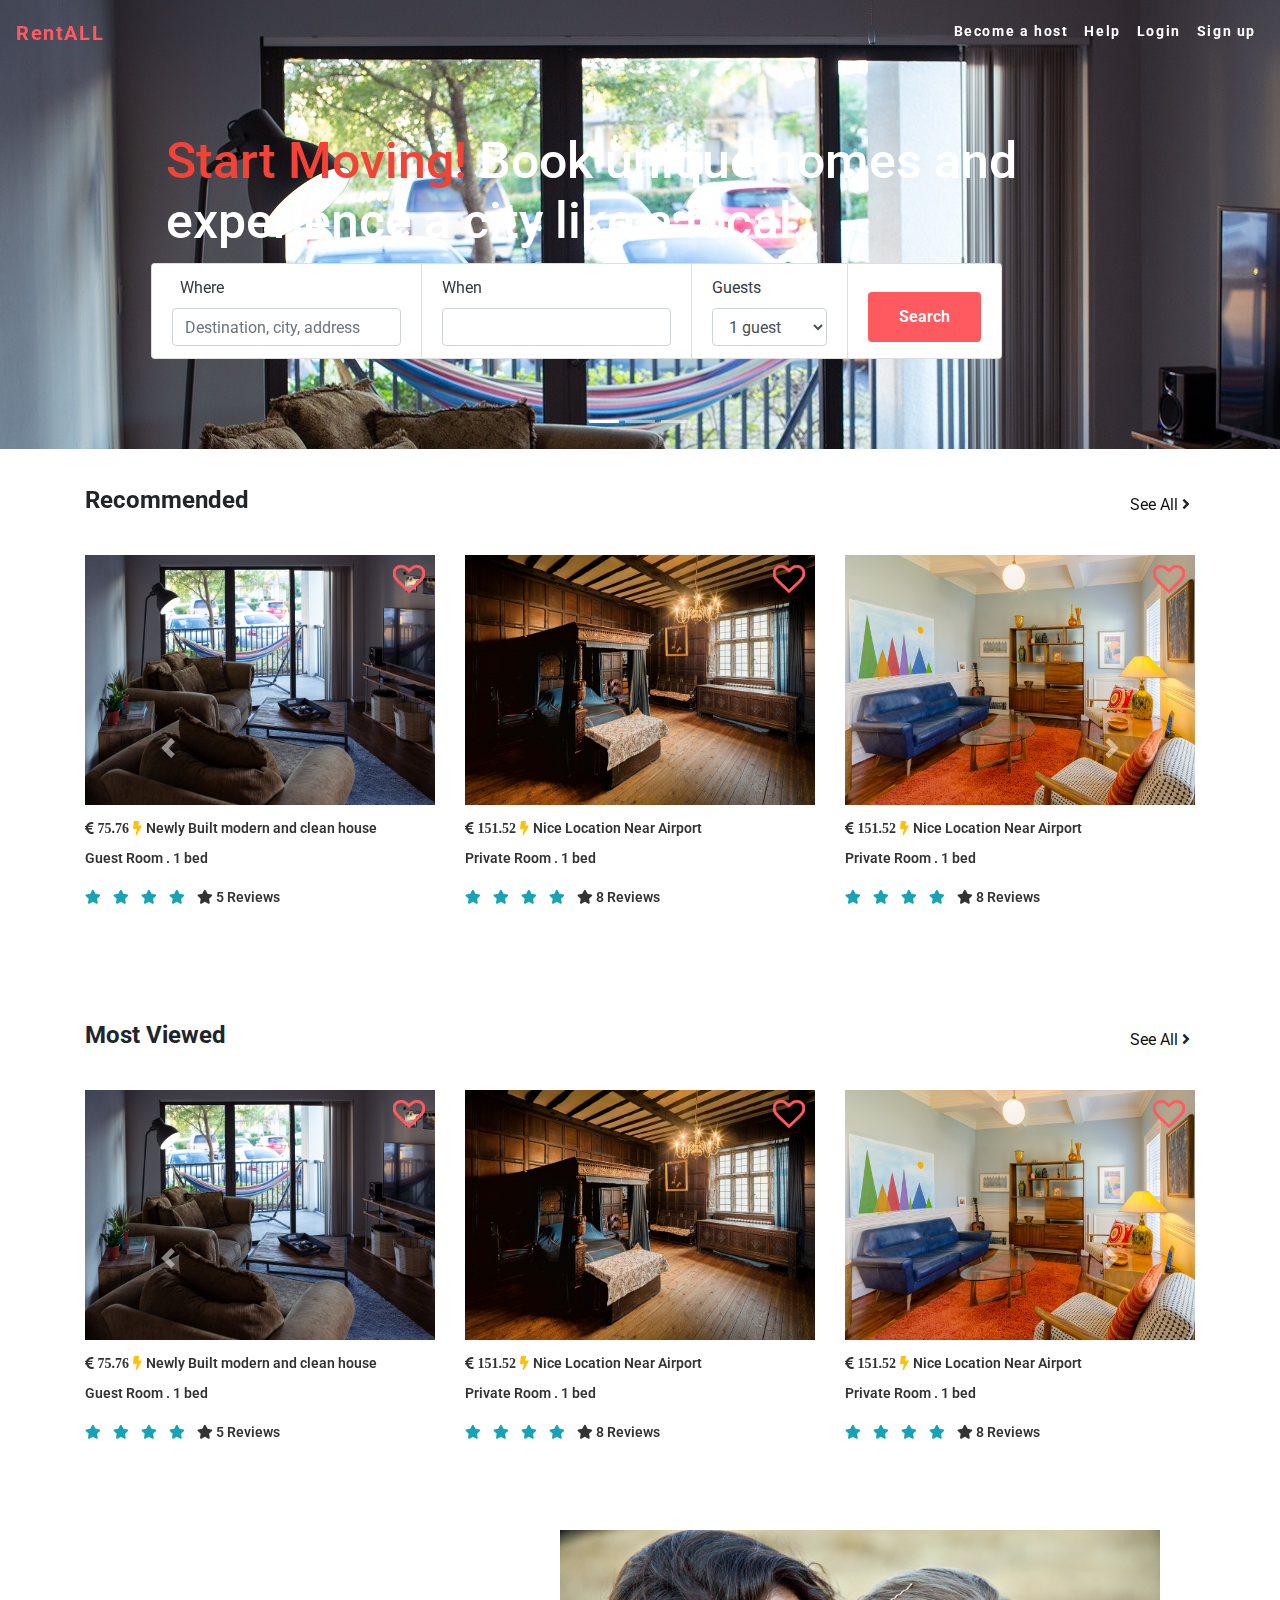
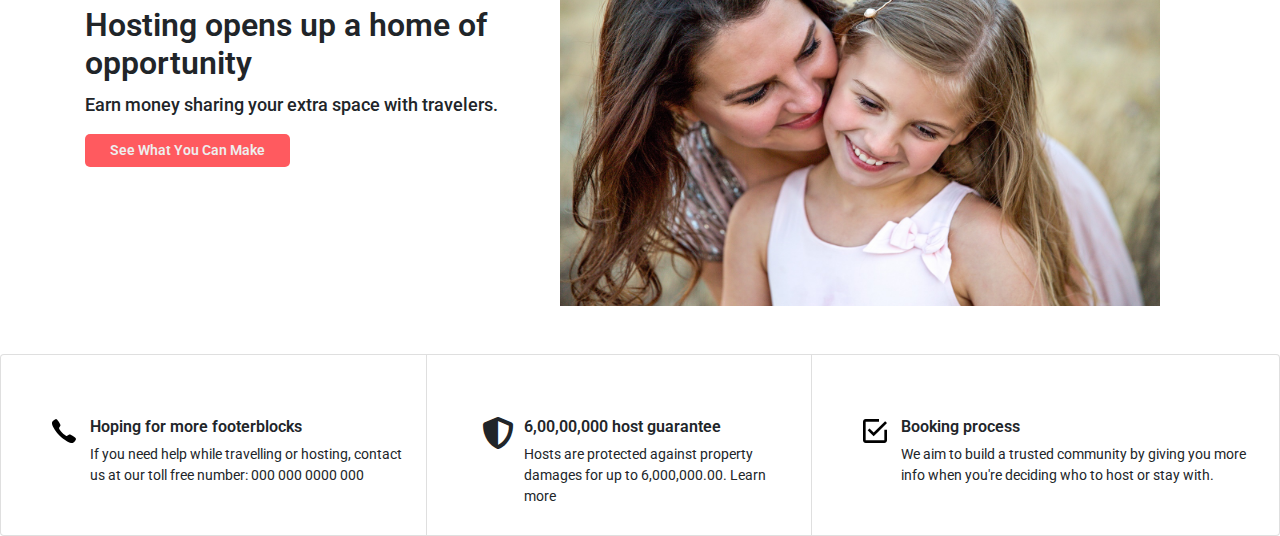
<file: index.html>
<!DOCTYPE html>
<html lang="en">

<head>
  <meta charset="utf-8">
  <meta name="viewport" content="width=device-width, initial-scale=1, shrink-to-fit=no">
  <meta http-equiv="X-UA-Compatible" content="ie=edge">
  <link rel="icon" href="images/logo.png">
  <link rel="stylesheet" href="css/bootstrap.min.css">
  <title>Co-letting Housing</title>
  <link href="https://fonts.googleapis.com/css?family=Roboto:100,300,300i,400,400i,700" rel="stylesheet">
  <link rel="stylesheet" href="css/fonts.css">
  <link rel="stylesheet" href="css/style.css">
</head>

<body>

  <!-- navbar -->
  <div>
    <nav class="navbar navbar-expand-md" style="z-index:1;">
      <a class="navbar-brand l-brand-logo" href="index.html" class="logo">RentALL</a>
      <button class="navbar-toggler text-danger" type="button" data-toggle="collapse" data-target="#navbarResponse">
        <span class="navbar-toggler-icon"></span>
      </button>

      <div class="collapse navbar-collapse" id="navbarResponse">
        <ul class="navbar-nav ml-auto">
          <li class="nav-item"><a href="#" class="nav-link navbar-link">Become a host</a></li>
          <li class="nav-item"><a href="#" class="nav-link navbar-link">Help</a></li>
          <li class="nav-item"><a href="" class="nav-link navbar-link" data-toggle="modal"
              data-target="#log-in">Login</a></li>
          <li class="nav-item"><a href="#" class="nav-link navbar-link" data-toggle="modal" data-target="#sign-up">Sign
              up</a></li>
        </ul>
      </div>
    </nav>
  </div>

  <!-- end of navbar -->

  <!-- Image slide -->
  <div id="CarouselExampleIndicators" class="carousel slide" data-ride="carousel" data-interval="7000"
    style="margin:-59px;">
    <ol class="carousel-indicators">
      <li data-target="#CarouselExampleIndicators" data-slide-to="0" class="active"></li>
      <li data-target="#CarouselExampleIndicators" data-slide-to="1"></li>
      <li data-target="#CarouselExampleIndicators" data-slide-to="2"></li>
    </ol>
    <div class="carousel-inner" role="listbox">
      <!-- slide 1 -->
      <div class="carousel-item active" style="background-image:url(images/slide1.jpg);">
      </div>
      <!-- slide 2 -->
      <div class="carousel-item" style="background-image:url(images/slide2.jpg);">
      </div>
      <!-- slide3 -->
      <div class="carousel-item" style="background-image:url(images/slide3.jpg);">
      </div>

      <!-- carousel next/prev buttons -->


      <!-- end of carousel item -->
    </div>

    <div class="carousel-caption text-left caption-background l-caption-details">
      <div>
        <div class="col-xl-12 col-lg-12 col-md-12 col-sm-12 col-xs-12">
          <h1 class="pb-1 l-caption-text"><span style="color:#f44336;">Start Moving!</span> Book unique homes and
            experience a city like a local.</h1>
        </div>

        <div class="form-caption">
          <ul class="list-group list-group-horizontal-md form-group l-all-form">
            <li class="list-group-item form-caption-1 l-form-items">
              <label class="text-dark pl-2">Where</label>
              <input type="text" class="form-control location-form" placeholder="Destination, city, address">
            </li>
            <li class="list-group-item form-caption-1 l-form-items">
              <label class="text-dark">When</label>
              <input type="text" placeholder="" class="form-control">
            </li>
            <li class="list-group-item form-caption-2 l-form-items">
              <div>
                <label class="text-dark">Guests</label>
                <select name="Guests" class="form-control">
                  <option value="">1 guest</option>
                  <option value="">1 guest</option>
                  <option value="">2 guests</option>
                  <option value="">3 guests</option>
                  <option value="">4 guests</option>
                  <option value="">5 guests</option>
                  <option value="">6 guests</option>
                  <option value="">7 guests</option>
                  <option value="">8 guests</option>
                  <option value="">9 guests</option>
                  <option value="">10 guests</option>
                  <option value="">11 guests</option>
                  <option value="">12 guests</option>
                  <option value="">13 guests</option>
                  <option value="">14 guests</option>
                  <option value="">15 guests</option>
                  <option value="">16 guests</option>
                  <option value="">17 guests</option>
                  <option value="">18 guests</option>
                  <option value="">19 guests</option>
                  <option value="">20 guests</option>
                  <option value="">21 guests</option>
                  <option value="">22 guests</option>
                  <option value="">23 guests</option>
                  <option value="">24 guests</option>
                </select>
              </div>
            </li>
            <li class="list-group-item form-caption-2 l-form-items">
              <button class="btn btn-block mt-3 l-form-button">Search</button>
            </li>
          </ul>
        </div>
      </div>
    </div>
  </div>

  <!-- end of Image slide -->
  <!-- end of carousel -->

  <!-- Signup modal -->
  <div class="modal fade" id="sign-up">
    <div class="modal-dialog">
      <div class="modal-content">
        <div class="modal-header">
          <h5 class="modal-title">Sign Up</h5>
          <button type="button" class="close" data-dismiss="modal">&times;</button>
        </div>
        <div class="modal-body">
          <p class="text-center">Sign up with <a href="#">Facebook</a> or <a href="#">Google</a></p>
          <p class="text-center"> or </p>
          <form action="" id="signupform" method="">
            <div class="form-group">
              <input type="text" name="firstname" class="signup-form form-control" placeholder="First name">
            </div>
            <div class="form-group">
              <input type="text" name="lastname" class="signup-form form-control" placeholder="Last name">
            </div>
            <div class="form-group">
              <input type="email" name="email" class="signup-form form-control" placeholder="Email Address">
            </div>
            <div class="form-group">
              <input type="password" name="password" class="signup-form form-control" placeholder="Password">
            </div>
            <label class="birthmonth l-select-label">BirthDay</label>
            <div class="mb-3">
              <select name="Month" class="l-month mb-2">
                <option value="">Month</option>
                <option value="0">1</option>
                <option value="0">2</option>
                <option value="0">3</option>
                <option value="0">4</option>
                <option value="0">5</option>
                <option value="0">6</option>
                <option value="0">7</option>
                <option value="0">8</option>
                <option value="0">9</option>
                <option value="0">10</option>
                <option value="0">11</option>
                <option value="0">12</option>
              </select>
              <select class="l-birthday" name="Day">
                <option value="">Day</option>
                <option value="1">1</option>
                <option value="2">2</option>
                <option value="3">3</option>
                <option value="4">4</option>
                <option value="5">5</option>
                <option value="6">6</option>
                <option value="7">7</option>
                <option value="8">8</option>
                <option value="9">9</option>
                <option value="10">10</option>
                <option value="11">11</option>
                <option value="12">12</option>
                <option value="13">13</option>
                <option value="14">14</option>
                <option value="15">15</option>
                <option value="16">16</option>
                <option value="17">17</option>
                <option value="18">18</option>
                <option value="19">19</option>
                <option value="20">20</option>
                <option value="21">21</option>
                <option value="22">22</option>
                <option value="23">23</option>
                <option value="24">24</option>
                <option value="25">25</option>
                <option value="26">26</option>
                <option value="27">27</option>
                <option value="28">28</option>
                <option value="29">29</option>
                <option value="30">30</option>
                <option value="31">31</option>
              </select>
              <select class="l-month" name="Year">
                <option value="">Year</option>
                <option value="2019">2019</option>
                <option value="2018">2018</option>
                <option value="2017">2017</option>
                <option value="2016">2016</option>
                <option value="2015">2015</option>
                <option value="2014">2014</option>
                <option value="2013">2013</option>
                <option value="2012">2012</option>
                <option value="2011">2011</option>
                <option value="2010">2010</option>
                <option value="2009">2009</option>
                <option value="2008">2008</option>
                <option value="2007">2007</option>
                <option value="2006">2006</option>
                <option value="2005">2005</option>
                <option value="2004">2004</option>
                <option value="2003">2003</option>
                <option value="2002">2002</option>
                <option value="2001">2001</option>
                <option value="2000">2000</option>
                <option value="1999">1999</option>
                <option value="1998">1998</option>
                <option value="1997">1997</option>
                <option value="1996">1996</option>
                <option value="1995">1995</option>
                <option value="1994">1994</option>
                <option value="1993">1993</option>
                <option value="1992">1992</option>
                <option value="1991">1991</option>
                <option value="1990">1990</option>
                <option value="1989">1989</option>
                <option value="1988">1988</option>
                <option value="1987">1987</option>
                <option value="1986">1986</option>
                <option value="1985">1985</option>
                <option value="1984">1984</option>
                <option value="1983">1983</option>
                <option value="1982">1982</option>
                <option value="1981">1981</option>
                <option value="1980">1980</option>
                <option value="1979">1979</option>
                <option value="1978">1978</option>
                <option value="1977">1977</option>
                <option value="1976">1976</option>
                <option value="1975">1975</option>
                <option value="1974">1974</option>
                <option value="1973">1973</option>
                <option value="1972">1972</option>
                <option value="1971">1971</option>
                <option value="1970">1970</option>
                <option value="1969">1969</option>
                <option value="1968">1968</option>
                <option value="1967">1967</option>
                <option value="1966">1966</option>
                <option value="1965">1965</option>
                <option value="1964">1964</option>
                <option value="1963">1963</option>
                <option value="1962">1962</option>
                <option value="1961">1961</option>
                <option value="1960">1960</option>
                <option value="1959">1959</option>
                <option value="1958">1958</option>
                <option value="1957">1957</option>
                <option value="1956">1956</option>
                <option value="1955">1955</option>
                <option value="1954">1954</option>
                <option value="1953">1953</option>
                <option value="1952">1952</option>
                <option value="1951">1951</option>
                <option value="1950">1950</option>
                <option value="1949">1949</option>
                <option value="1948">1948</option>
                <option value="1947">1947</option>
                <option value="1946">1946</option>
                <option value="1945">1945</option>
                <option value="1944">1944</option>
                <option value="1943">1943</option>
                <option value="1942">1942</option>
                <option value="1941">1941</option>
                <option value="1940">1940</option>
                <option value="1939">1939</option>
                <option value="1938">1938</option>
                <option value="1937">1937</option>
                <option value="1936">1936</option>
                <option value="1935">1935</option>
                <option value="1934">1934</option>
                <option value="1933">1933</option>
                <option value="1932">1932</option>
                <option value="1931">1931</option>
                <option value="1930">1930</option>
                <option value="1929">1929</option>
                <option value="1928">1928</option>
                <option value="1927">1927</option>
                <option value="1926">1926</option>
                <option value="1925">1925</option>
                <option value="1924">1924</option>
                <option value="1923">1923</option>
                <option value="1922">1922</option>
                <option value="1921">1921</option>
                <option value="1920">1920</option>
              </select>
            </div>
            <button class="btn btn-block l-signup-button py-3">Sign up</button>
          </form>
          <p class="l-signup-paragraph">By signing up, I agree to <span class="text-info">Terms of service</span></p>
        </div>
        <div class="row">
          <div class="col-md-7 pt-2">
            <h5 class="text-info l-signup-account pl-2">Already have an account?</h5>
          </div>
          <div class="col-md-4">
            <button class="btn btn-outline-danger text-danger btn-block mb-4 l-signup-button-submit"
              type="submit">Login</button>
          </div>
        </div>
      </div>
    </div>
  </div>
  <!-- End of Signup modal -->

  <!-- Login modal -->
  <div class="modal fade" id="log-in">
    <div class="modal-dialog">
      <div class="modal-content">
        <div class="modal-header">
          <h5 class="modal-title">Login</h5>
          <button type="button" class="close" data-dismiss="modal">&times;</button>
        </div>
        <div class="modal-body">
          <button class="btn btn-control btn-block l-facebook-button p-4 mt-4 text-white"><i
              class="fab fa-facebook-f pr-5 text-white"></i> Login with Facebook</button>
          <button class="btn btn-control btn-block l-google-button p-4 text-white"><i
              class="fab fa-google-plus-g pr-5 text-white"></i> Login with Google</button>
          <p class="text-center mt-3">or</p>
          <form action="" id="loginform" method="">
            <div class="form-group">
              <input type="email" name="email" class="input-form form-control" placeholder="Email address">
            </div>
            <div class="form-group">
              <input type="text" name="password1" class="input-form form-control" placeholder="Password">
            </div>
            <button class="btn btn-control btn-block p-4 l-login-button">Login</button>
          </form>
          <div class="text-center mt-3 border-bottom pb-3 l-login-text-row">
            <a href="#" class="l-login-text">Can't Login?</a>
          </div>
          <div class="row mt-4">
            <div class="col-md-6 pt-2">
              <h5 class="text-info l-login-account">Don't have an account?</h5>
            </div>
            <div class="col-md-6">
              <button class="btn btn-outline-danger text-danger btn-block mb-4 l-login-button-submit"
                type="submit">Login</button>
            </div>
          </div>
        </div>
      </div>
    </div>
  </div>
  <!-- End of Login modal -->

  <!-- Recommended -->
  <section class="l-recommended-section mt-5">
    <div class="container">
      <div class="row">
        <div class="col-lg-11">
          <h4 class="pt-5 l-rooms-heading">Recommended</h4>
        </div>
        <div class="col-lg-1 col-xs-6 l-seeall-link">
          <a class="l-see-all-link" href="#">See All</a>
          <i class="fas fa-angle-right"></i>
        </div>
      </div>

      <div id="carouselExampleIndicators" class="carousel slide" data-interval="90000" data-ride="carousel">
        <!-- <ol class="carousel-indicators">
    <li data-target="#carouselExampleIndicators" data-slide-to="0" class="active"></li>
    <li data-target="#carouselExampleIndicators" data-slide-to="1"></li>
    <li data-target="#carouselExampleIndicators" data-slide-to="2"></li>
  </ol> -->
        <div class="carousel-inner sliding-images">
          <div class="carousel-item active">
            <div class="row">
              <div class="col-xl-4 col-lg-4 col-md-4 col-sm-12">
                <div class="l-recommended-image">
                  <a href="" data-toggle="modal" data-target="#log-in">
                    <svg class="l-icon" viewBox="0 0 40 40" stroke="#ff5a5f" style="height: 32px;fill: #ff5a5f;">
                      <g>
                        <path
                          d="m37.1 13.3q0-1.8-0.4-3.2t-1.3-2.2-1.8-1.3-2.1-0.7-2.2-0.2-2.5 0.6-2.4 1.4-2 1.6-1.3 1.4q-0.4 0.5-1.1 0.5t-1.1-0.5q-0.5-0.6-1.3-1.4t-2-1.6-2.4-1.4-2.5-0.6-2.2 0.2-2.1 0.7-1.8 1.3-1.3 2.2-0.4 3.2q0 3.8 4.1 7.9l13 12.5 12.9-12.4q4.2-4.2 4.2-8z m2.9 0q0 4.9-5.1 10l-13.9 13.4q-0.4 0.4-1 0.4t-1-0.4l-13.9-13.4q-0.2-0.2-0.6-0.6t-1.3-1.4-1.5-2.2-1.2-2.7-0.5-3.1q0-4.9 2.8-7.7t7.9-2.7q1.4 0 2.8 0.4t2.7 1.3 2.1 1.6 1.7 1.5q0.8-0.8 1.7-1.5t2.1-1.6 2.7-1.3 2.8-0.4q5 0 7.9 2.7t2.8 7.7z">
                        </path>
                      </g>
                    </svg>
                  </a>
                  <a href="rooms.html">
                    <img src="images/card1.jpg" class="l-img-bg d-block">
                    <i class="fas fa-euro-sign pt-3 l-image-details"><span class="l-image-details"> 75.76</span></i> <i
                      class="fas fa-bolt text-warning l-image-details"></i> <span class=" l-image-details"> Newly Built
                      modern and clean house</span>
                    <p class="pt-2 l-image-details">Guest Room . 1 bed</p>
                    <ul class="list-inline ">
                      <li class="list-inline-item l-image-details"><i class="fas fa-star text-info"></i></li>
                      <li class="list-inline-item l-image-details"><i class="fas fa-star text-info"></i></li>
                      <li class="list-inline-item l-image-details"><i class="fas fa-star text-info"></i></li>
                      <li class="list-inline-item l-image-details"><i class="fas fa-star text-info"></i></li>
                      <li class="list-inline-item l-image-details"><i class="fas fa-star"></i> 5 Reviews</li>
                    </ul>
                  </a>
                </div>
              </div>
              <div class="col-xl-4 col-lg-4 col-md-4 col-sm-12">
                <div class="l-recommended-image">
                  <a href="" data-toggle="modal" data-target="#log-in">
                    <svg class="l-icon" viewBox="0 0 40 40" stroke="#ff5a5f" style="height: 32px;fill: #ff5a5f;">
                      <g>
                        <path
                          d="m37.1 13.3q0-1.8-0.4-3.2t-1.3-2.2-1.8-1.3-2.1-0.7-2.2-0.2-2.5 0.6-2.4 1.4-2 1.6-1.3 1.4q-0.4 0.5-1.1 0.5t-1.1-0.5q-0.5-0.6-1.3-1.4t-2-1.6-2.4-1.4-2.5-0.6-2.2 0.2-2.1 0.7-1.8 1.3-1.3 2.2-0.4 3.2q0 3.8 4.1 7.9l13 12.5 12.9-12.4q4.2-4.2 4.2-8z m2.9 0q0 4.9-5.1 10l-13.9 13.4q-0.4 0.4-1 0.4t-1-0.4l-13.9-13.4q-0.2-0.2-0.6-0.6t-1.3-1.4-1.5-2.2-1.2-2.7-0.5-3.1q0-4.9 2.8-7.7t7.9-2.7q1.4 0 2.8 0.4t2.7 1.3 2.1 1.6 1.7 1.5q0.8-0.8 1.7-1.5t2.1-1.6 2.7-1.3 2.8-0.4q5 0 7.9 2.7t2.8 7.7z">
                        </path>
                      </g>
                    </svg>
                  </a>
                  <a href="rooms.html">
                    <img src="images/card2.jpg" class="l-img-bg d-block">
                    <i class="fas fa-euro-sign pt-3 l-image-details"><span class="l-image-details"> 151.52</span></i> <i
                      class="fas fa-bolt text-warning l-image-details"></i> <span class=" l-image-details"> Nice
                      Location Near Airport</span>
                    <p class="pt-2 l-image-details">Private Room . 1 bed</p>
                    <ul class="list-inline ">
                      <li class="list-inline-item l-image-details"><i class="fas fa-star text-info"></i></li>
                      <li class="list-inline-item l-image-details"><i class="fas fa-star text-info"></i></li>
                      <li class="list-inline-item l-image-details"><i class="fas fa-star text-info"></i></li>
                      <li class="list-inline-item l-image-details"><i class="fas fa-star text-info"></i></li>
                      <li class="list-inline-item l-image-details"><i class="fas fa-star"></i> 8 Reviews</li>
                    </ul>
                  </a>
                </div>
              </div>
              <div class="col-xl-4 col-lg-4 col-md-4 col-sm-12">
                <div class="l-recommended-image">
                  <a href="" data-toggle="modal" data-target="#log-in">
                    <svg class="l-icon" viewBox="0 0 40 40" stroke="#ff5a5f" style="height: 32px;fill: #ff5a5f;">
                      <g>
                        <path
                          d="m37.1 13.3q0-1.8-0.4-3.2t-1.3-2.2-1.8-1.3-2.1-0.7-2.2-0.2-2.5 0.6-2.4 1.4-2 1.6-1.3 1.4q-0.4 0.5-1.1 0.5t-1.1-0.5q-0.5-0.6-1.3-1.4t-2-1.6-2.4-1.4-2.5-0.6-2.2 0.2-2.1 0.7-1.8 1.3-1.3 2.2-0.4 3.2q0 3.8 4.1 7.9l13 12.5 12.9-12.4q4.2-4.2 4.2-8z m2.9 0q0 4.9-5.1 10l-13.9 13.4q-0.4 0.4-1 0.4t-1-0.4l-13.9-13.4q-0.2-0.2-0.6-0.6t-1.3-1.4-1.5-2.2-1.2-2.7-0.5-3.1q0-4.9 2.8-7.7t7.9-2.7q1.4 0 2.8 0.4t2.7 1.3 2.1 1.6 1.7 1.5q0.8-0.8 1.7-1.5t2.1-1.6 2.7-1.3 2.8-0.4q5 0 7.9 2.7t2.8 7.7z">
                        </path>
                      </g>
                    </svg>
                  </a>
                  <a href="rooms.html">
                    <img src="images/card3.jpg" class="l-img-bg d-block">
                    <i class="fas fa-euro-sign pt-3 l-image-details"><span class="l-image-details"> 151.52</span></i> <i
                      class="fas fa-bolt text-warning l-image-details"></i> <span class=" l-image-details"> Nice
                      Location Near Airport</span>
                    <p class="pt-2 l-image-details">Private Room . 1 bed</p>
                    <ul class="list-inline ">
                      <li class="list-inline-item l-image-details"><i class="fas fa-star text-info"></i></li>
                      <li class="list-inline-item l-image-details"><i class="fas fa-star text-info"></i></li>
                      <li class="list-inline-item l-image-details"><i class="fas fa-star text-info"></i></li>
                      <li class="list-inline-item l-image-details"><i class="fas fa-star text-info"></i></li>
                      <li class="list-inline-item l-image-details"><i class="fas fa-star"></i> 8 Reviews</li>
                    </ul>
                  </a>
                </div>
              </div>
            </div>
          </div>

          <!-- Second Row -->
          <div class="carousel-item">
            <div class="row">
              <div class="col-xl-4 col-lg-4 col-md-4 col-sm-12">
                <div class="l-recommended-image">
                  <a href="" data-toggle="modal" data-target="#log-in">
                    <svg class="l-icon" viewBox="0 0 40 40" stroke="#ff5a5f" style="height: 32px;fill: #ff5a5f;">
                      <g>
                        <path
                          d="m37.1 13.3q0-1.8-0.4-3.2t-1.3-2.2-1.8-1.3-2.1-0.7-2.2-0.2-2.5 0.6-2.4 1.4-2 1.6-1.3 1.4q-0.4 0.5-1.1 0.5t-1.1-0.5q-0.5-0.6-1.3-1.4t-2-1.6-2.4-1.4-2.5-0.6-2.2 0.2-2.1 0.7-1.8 1.3-1.3 2.2-0.4 3.2q0 3.8 4.1 7.9l13 12.5 12.9-12.4q4.2-4.2 4.2-8z m2.9 0q0 4.9-5.1 10l-13.9 13.4q-0.4 0.4-1 0.4t-1-0.4l-13.9-13.4q-0.2-0.2-0.6-0.6t-1.3-1.4-1.5-2.2-1.2-2.7-0.5-3.1q0-4.9 2.8-7.7t7.9-2.7q1.4 0 2.8 0.4t2.7 1.3 2.1 1.6 1.7 1.5q0.8-0.8 1.7-1.5t2.1-1.6 2.7-1.3 2.8-0.4q5 0 7.9 2.7t2.8 7.7z">
                        </path>
                      </g>
                    </svg>
                  </a>
                  <a href="rooms.html">
                    <img src="images/card4.jpg" class="l-img-bg d-block">
                    <i class="fas fa-euro-sign pt-3 l-image-details"><span class="l-image-details"> 151.52</span></i> <i
                      class="fas fa-bolt text-warning l-image-details"></i> <span class=" l-image-details"> Nice
                      Location Near Airport</span>
                    <p class="pt-2 l-image-details">Private Room . 1 bed</p>
                    <ul class="list-inline ">
                      <li class="list-inline-item l-image-details"><i class="fas fa-star text-info"></i></li>
                      <li class="list-inline-item l-image-details"><i class="fas fa-star text-info"></i></li>
                      <li class="list-inline-item l-image-details"><i class="fas fa-star text-info"></i></li>
                      <li class="list-inline-item l-image-details"><i class="fas fa-star text-info"></i></li>
                      <li class="list-inline-item l-image-details"><i class="fas fa-star"></i> 8 Reviews</li>
                    </ul>
                  </a>
                </div>
              </div>
              <div class="col-xl-4 col-lg-4 col-md-4 col-sm-12">
                <div class="l-recommended-image">
                  <a href="" data-toggle="modal" data-target="#log-in">
                    <svg class="l-icon" viewBox="0 0 40 40" stroke="#ff5a5f" style="height: 32px;fill: #ff5a5f;">
                      <g>
                        <path
                          d="m37.1 13.3q0-1.8-0.4-3.2t-1.3-2.2-1.8-1.3-2.1-0.7-2.2-0.2-2.5 0.6-2.4 1.4-2 1.6-1.3 1.4q-0.4 0.5-1.1 0.5t-1.1-0.5q-0.5-0.6-1.3-1.4t-2-1.6-2.4-1.4-2.5-0.6-2.2 0.2-2.1 0.7-1.8 1.3-1.3 2.2-0.4 3.2q0 3.8 4.1 7.9l13 12.5 12.9-12.4q4.2-4.2 4.2-8z m2.9 0q0 4.9-5.1 10l-13.9 13.4q-0.4 0.4-1 0.4t-1-0.4l-13.9-13.4q-0.2-0.2-0.6-0.6t-1.3-1.4-1.5-2.2-1.2-2.7-0.5-3.1q0-4.9 2.8-7.7t7.9-2.7q1.4 0 2.8 0.4t2.7 1.3 2.1 1.6 1.7 1.5q0.8-0.8 1.7-1.5t2.1-1.6 2.7-1.3 2.8-0.4q5 0 7.9 2.7t2.8 7.7z">
                        </path>
                      </g>
                    </svg>
                  </a>
                  <a href="rooms.html">
                    <img src="images/card5.jpg" class="l-img-bg d-block">
                    <i class="fas fa-euro-sign pt-3 l-image-details"><span class="l-image-details"> 151.52</span></i> <i
                      class="fas fa-bolt text-warning l-image-details"></i> <span class=" l-image-details"> Nice
                      Location Near Airport</span>
                    <p class="pt-2 l-image-details">Private Room . 1 bed</p>
                    <ul class="list-inline ">
                      <li class="list-inline-item l-image-details"><i class="fas fa-star text-info"></i></li>
                      <li class="list-inline-item l-image-details"><i class="fas fa-star text-info"></i></li>
                      <li class="list-inline-item l-image-details"><i class="fas fa-star text-info"></i></li>
                      <li class="list-inline-item l-image-details"><i class="fas fa-star text-info"></i></li>
                      <li class="list-inline-item l-image-details"><i class="fas fa-star"></i> 8 Reviews</li>
                    </ul>
                  </a>
                </div>
              </div>
              <div class="col-xl-4 col-lg-4 col-md-4 col-sm-12">
                <div class="l-recommended-image">
                  <a href="" data-toggle="modal" data-target="#log-in">
                    <svg class="l-icon" viewBox="0 0 40 40" stroke="#ff5a5f" style="height: 32px;fill: #ff5a5f;">
                      <g>
                        <path
                          d="m37.1 13.3q0-1.8-0.4-3.2t-1.3-2.2-1.8-1.3-2.1-0.7-2.2-0.2-2.5 0.6-2.4 1.4-2 1.6-1.3 1.4q-0.4 0.5-1.1 0.5t-1.1-0.5q-0.5-0.6-1.3-1.4t-2-1.6-2.4-1.4-2.5-0.6-2.2 0.2-2.1 0.7-1.8 1.3-1.3 2.2-0.4 3.2q0 3.8 4.1 7.9l13 12.5 12.9-12.4q4.2-4.2 4.2-8z m2.9 0q0 4.9-5.1 10l-13.9 13.4q-0.4 0.4-1 0.4t-1-0.4l-13.9-13.4q-0.2-0.2-0.6-0.6t-1.3-1.4-1.5-2.2-1.2-2.7-0.5-3.1q0-4.9 2.8-7.7t7.9-2.7q1.4 0 2.8 0.4t2.7 1.3 2.1 1.6 1.7 1.5q0.8-0.8 1.7-1.5t2.1-1.6 2.7-1.3 2.8-0.4q5 0 7.9 2.7t2.8 7.7z">
                        </path>
                      </g>
                    </svg>
                  </a>
                  <a href="rooms.html">
                    <img src="images/card6.jpg" class="l-img-bg d-block">
                    <i class="fas fa-euro-sign pt-3 l-image-details"><span class="l-image-details"> 151.52</span></i> <i
                      class="fas fa-bolt text-warning l-image-details"></i> <span class=" l-image-details"> Nice
                      Location Near Airport</span>
                    <p class="pt-2 l-image-details">Private Room . 1 bed</p>
                    <ul class="list-inline ">
                      <li class="list-inline-item l-image-details"><i class="fas fa-star text-info"></i></li>
                      <li class="list-inline-item l-image-details"><i class="fas fa-star text-info"></i></li>
                      <li class="list-inline-item l-image-details"><i class="fas fa-star text-info"></i></li>
                      <li class="list-inline-item l-image-details"><i class="fas fa-star text-info"></i></li>
                      <li class="list-inline-item l-image-details"><i class="fas fa-star"></i> 8 Reviews</li>
                    </ul>
                  </a>
                </div>
              </div>
            </div>
          </div>

          <!-- End of Second Row -->

          <!-- Third Row -->
          <div class="carousel-item">
            <div class="row">
              <div class="col-xl-4 col-lg-4 col-md-4 col-sm-12">
                <div class="l-recommended-image">
                  <a href="" data-toggle="modal" data-target="#log-in">
                    <svg class="l-icon" viewBox="0 0 40 40" stroke="#ff5a5f" style="height: 32px;fill: #ff5a5f;">
                      <g>
                        <path
                          d="m37.1 13.3q0-1.8-0.4-3.2t-1.3-2.2-1.8-1.3-2.1-0.7-2.2-0.2-2.5 0.6-2.4 1.4-2 1.6-1.3 1.4q-0.4 0.5-1.1 0.5t-1.1-0.5q-0.5-0.6-1.3-1.4t-2-1.6-2.4-1.4-2.5-0.6-2.2 0.2-2.1 0.7-1.8 1.3-1.3 2.2-0.4 3.2q0 3.8 4.1 7.9l13 12.5 12.9-12.4q4.2-4.2 4.2-8z m2.9 0q0 4.9-5.1 10l-13.9 13.4q-0.4 0.4-1 0.4t-1-0.4l-13.9-13.4q-0.2-0.2-0.6-0.6t-1.3-1.4-1.5-2.2-1.2-2.7-0.5-3.1q0-4.9 2.8-7.7t7.9-2.7q1.4 0 2.8 0.4t2.7 1.3 2.1 1.6 1.7 1.5q0.8-0.8 1.7-1.5t2.1-1.6 2.7-1.3 2.8-0.4q5 0 7.9 2.7t2.8 7.7z">
                        </path>
                      </g>
                    </svg>
                  </a>
                  <a href="rooms.html">
                    <img src="images/card7.jpg" class="l-img-bg d-block">
                    <i class="fas fa-euro-sign pt-3 l-image-details"><span class="l-image-details"> 151.52</span></i> <i
                      class="fas fa-bolt text-warning l-image-details"></i> <span class=" l-image-details"> Nice
                      Location Near Airport</span>
                    <p class="pt-2 l-image-details">Private Room . 1 bed</p>
                    <ul class="list-inline ">
                      <li class="list-inline-item l-image-details"><i class="fas fa-star text-info"></i></li>
                      <li class="list-inline-item l-image-details"><i class="fas fa-star text-info"></i></li>
                      <li class="list-inline-item l-image-details"><i class="fas fa-star text-info"></i></li>
                      <li class="list-inline-item l-image-details"><i class="fas fa-star text-info"></i></li>
                      <li class="list-inline-item l-image-details"><i class="fas fa-star"></i> 8 Reviews</li>
                    </ul>
                  </a>
                </div>
              </div>
              <div class="col-xl-4 col-lg-4 col-md-4 col-sm-12">
                <div class="l-recommended-image">
                  <a href="" data-toggle="modal" data-target="#log-in">
                    <svg class="l-icon" viewBox="0 0 40 40" stroke="#ff5a5f" style="height: 32px;fill: #ff5a5f;">
                      <g>
                        <path
                          d="m37.1 13.3q0-1.8-0.4-3.2t-1.3-2.2-1.8-1.3-2.1-0.7-2.2-0.2-2.5 0.6-2.4 1.4-2 1.6-1.3 1.4q-0.4 0.5-1.1 0.5t-1.1-0.5q-0.5-0.6-1.3-1.4t-2-1.6-2.4-1.4-2.5-0.6-2.2 0.2-2.1 0.7-1.8 1.3-1.3 2.2-0.4 3.2q0 3.8 4.1 7.9l13 12.5 12.9-12.4q4.2-4.2 4.2-8z m2.9 0q0 4.9-5.1 10l-13.9 13.4q-0.4 0.4-1 0.4t-1-0.4l-13.9-13.4q-0.2-0.2-0.6-0.6t-1.3-1.4-1.5-2.2-1.2-2.7-0.5-3.1q0-4.9 2.8-7.7t7.9-2.7q1.4 0 2.8 0.4t2.7 1.3 2.1 1.6 1.7 1.5q0.8-0.8 1.7-1.5t2.1-1.6 2.7-1.3 2.8-0.4q5 0 7.9 2.7t2.8 7.7z">
                        </path>
                      </g>
                    </svg>
                  </a>
                  <a href="rooms.html">
                    <img src="images/card8.jpg" class="l-img-bg d-block">
                    <i class="fas fa-euro-sign pt-3 l-image-details"><span class="l-image-details"> 151.52</span></i> <i
                      class="fas fa-bolt text-warning l-image-details"></i> <span class=" l-image-details"> Nice
                      Location Near Airport</span>
                    <p class="pt-2 l-image-details">Private Room . 1 bed</p>
                    <ul class="list-inline ">
                      <li class="list-inline-item l-image-details"><i class="fas fa-star text-info"></i></li>
                      <li class="list-inline-item l-image-details"><i class="fas fa-star text-info"></i></li>
                      <li class="list-inline-item l-image-details"><i class="fas fa-star text-info"></i></li>
                      <li class="list-inline-item l-image-details"><i class="fas fa-star text-info"></i></li>
                      <li class="list-inline-item l-image-details"><i class="fas fa-star"></i> 8 Reviews</li>
                    </ul>
                  </a>
                </div>
              </div>
              <div class="col-xl-4 col-lg-4 col-md-4 col-sm-12">
                <div class="l-recommended-image">
                  <a href="" data-toggle="modal" data-target="#log-in">
                    <svg class="l-icon" viewBox="0 0 40 40" stroke="#ff5a5f" style="height: 32px;fill: #ff5a5f;">
                      <g>
                        <path
                          d="m37.1 13.3q0-1.8-0.4-3.2t-1.3-2.2-1.8-1.3-2.1-0.7-2.2-0.2-2.5 0.6-2.4 1.4-2 1.6-1.3 1.4q-0.4 0.5-1.1 0.5t-1.1-0.5q-0.5-0.6-1.3-1.4t-2-1.6-2.4-1.4-2.5-0.6-2.2 0.2-2.1 0.7-1.8 1.3-1.3 2.2-0.4 3.2q0 3.8 4.1 7.9l13 12.5 12.9-12.4q4.2-4.2 4.2-8z m2.9 0q0 4.9-5.1 10l-13.9 13.4q-0.4 0.4-1 0.4t-1-0.4l-13.9-13.4q-0.2-0.2-0.6-0.6t-1.3-1.4-1.5-2.2-1.2-2.7-0.5-3.1q0-4.9 2.8-7.7t7.9-2.7q1.4 0 2.8 0.4t2.7 1.3 2.1 1.6 1.7 1.5q0.8-0.8 1.7-1.5t2.1-1.6 2.7-1.3 2.8-0.4q5 0 7.9 2.7t2.8 7.7z">
                        </path>
                      </g>
                    </svg>
                  </a>
                  <a href="rooms.html">
                    <img src="images/card9.jpg" class="l-img-bg d-block">
                    <i class="fas fa-euro-sign pt-3 l-image-details"><span class="l-image-details"> 151.52</span></i> <i
                      class="fas fa-bolt text-warning l-image-details"></i> <span class=" image-details"> Nice Location
                      Near Airport</span>
                    <p class="pt-2 l-image-details">Private Room . 1 bed</p>
                    <ul class="list-inline ">
                      <li class="list-inline-item l-image-details"><i class="fas fa-star text-info"></i></li>
                      <li class="list-inline-item l-image-details"><i class="fas fa-star text-info"></i></li>
                      <li class="list-inline-item l-image-details"><i class="fas fa-star text-info"></i></li>
                      <li class="list-inline-item l-image-details"><i class="fas fa-star text-info"></i></li>
                      <li class="list-inline-item l-image-details"><i class="fas fa-star"></i> 8 Reviews</li>
                    </ul>
                  </a>
                </div>
              </div>
            </div>
          </div>
          <!-- End of Third Row -->
        </div>
        <a class="carousel-control-prev" href="#carouselExampleIndicators" role="button" data-slide="prev">
          <span class="carousel-control-prev-icon" aria-hidden="true"></span>
          <span class="sr-only">Previous</span>
        </a>
        <a class="carousel-control-next" href="#carouselExampleIndicators" role="button" data-slide="next">
          <span class="carousel-control-next-icon" aria-hidden="true"></span>
          <span class="sr-only">Next</span>
        </a>
      </div>
    </div>
  </section>
  <!-- end of Recommended -->

  <!-- Most Viewed -->
  <section class="recommended-section">
    <div class="container">
      <div class="row">
        <div class="col-lg-11">
          <h4 class="pt-5 l-rooms-heading">Most Viewed</h4>
        </div>
        <div class="col-lg-1 col-xs-6 l-seeall-link">
          <a class="l-see-all-link" href="#">See All</a>
          <i class="fas fa-angle-right"></i>
        </div>
      </div>


      <div id="carouselExampleIndicators-1" class="carousel slide" data-interval="90000" data-ride="carousel">
        <!-- <ol class="carousel-indicators">
    <li data-target="#carouselExampleIndicators" data-slide-to="0" class="active"></li>
    <li data-target="#carouselExampleIndicators" data-slide-to="1"></li>
    <li data-target="#carouselExampleIndicators" data-slide-to="2"></li>
  </ol> -->
        <div class="carousel-inner l-sliding-images">
          <div class="carousel-item active">
            <div class="row">
              <div class="col-xl-4 col-lg-4 col-md-4 col-sm-12">
                <div class="l-recommended-image">
                  <a href="" data-toggle="modal" data-target="#log-in">
                    <svg class="l-icon" viewBox="0 0 40 40" stroke="#ff5a5f" style="height: 32px;fill: #ff5a5f;">
                      <g>
                        <path
                          d="m37.1 13.3q0-1.8-0.4-3.2t-1.3-2.2-1.8-1.3-2.1-0.7-2.2-0.2-2.5 0.6-2.4 1.4-2 1.6-1.3 1.4q-0.4 0.5-1.1 0.5t-1.1-0.5q-0.5-0.6-1.3-1.4t-2-1.6-2.4-1.4-2.5-0.6-2.2 0.2-2.1 0.7-1.8 1.3-1.3 2.2-0.4 3.2q0 3.8 4.1 7.9l13 12.5 12.9-12.4q4.2-4.2 4.2-8z m2.9 0q0 4.9-5.1 10l-13.9 13.4q-0.4 0.4-1 0.4t-1-0.4l-13.9-13.4q-0.2-0.2-0.6-0.6t-1.3-1.4-1.5-2.2-1.2-2.7-0.5-3.1q0-4.9 2.8-7.7t7.9-2.7q1.4 0 2.8 0.4t2.7 1.3 2.1 1.6 1.7 1.5q0.8-0.8 1.7-1.5t2.1-1.6 2.7-1.3 2.8-0.4q5 0 7.9 2.7t2.8 7.7z">
                        </path>
                      </g>
                    </svg>
                  </a>
                  <a href="http://beautiful_lydia.com">
                    <img src="images/card1.jpg" class="l-img-bg d-block">
                    <i class="fas fa-euro-sign pt-3 l-image-details"><span class="l-image-details"> 75.76</span></i> <i
                      class="fas fa-bolt text-warning l-image-details"></i> <span class=" l-image-details"> Newly Built
                      modern and clean house</span>
                    <p class="pt-2 l-image-details">Guest Room . 1 bed</p>
                    <ul class="list-inline ">
                      <li class="list-inline-item l-image-details"><i class="fas fa-star text-info"></i></li>
                      <li class="list-inline-item l-image-details"><i class="fas fa-star text-info"></i></li>
                      <li class="list-inline-item l-image-details"><i class="fas fa-star text-info"></i></li>
                      <li class="list-inline-item l-image-details"><i class="fas fa-star text-info"></i></li>
                      <li class="list-inline-item l-image-details"><i class="fas fa-star"></i> 5 Reviews</li>
                    </ul>
                  </a>
                </div>
              </div>
              <div class="col-xl-4 col-lg-4 col-md-4 col-sm-12">
                <div class="l-recommended-image">
                  <a href="" data-toggle="modal" data-target="#log-in">
                    <svg class="l-icon" viewBox="0 0 40 40" stroke="#ff5a5f" style="height: 32px;fill: #ff5a5f;">
                      <g>
                        <path
                          d="m37.1 13.3q0-1.8-0.4-3.2t-1.3-2.2-1.8-1.3-2.1-0.7-2.2-0.2-2.5 0.6-2.4 1.4-2 1.6-1.3 1.4q-0.4 0.5-1.1 0.5t-1.1-0.5q-0.5-0.6-1.3-1.4t-2-1.6-2.4-1.4-2.5-0.6-2.2 0.2-2.1 0.7-1.8 1.3-1.3 2.2-0.4 3.2q0 3.8 4.1 7.9l13 12.5 12.9-12.4q4.2-4.2 4.2-8z m2.9 0q0 4.9-5.1 10l-13.9 13.4q-0.4 0.4-1 0.4t-1-0.4l-13.9-13.4q-0.2-0.2-0.6-0.6t-1.3-1.4-1.5-2.2-1.2-2.7-0.5-3.1q0-4.9 2.8-7.7t7.9-2.7q1.4 0 2.8 0.4t2.7 1.3 2.1 1.6 1.7 1.5q0.8-0.8 1.7-1.5t2.1-1.6 2.7-1.3 2.8-0.4q5 0 7.9 2.7t2.8 7.7z">
                        </path>
                      </g>
                    </svg>
                  </a>
                  <a href="http://beautiful_lydia.com">
                    <img src="images/card2.jpg" class="l-img-bg d-block">
                    <i class="fas fa-euro-sign pt-3 l-image-details"><span class="l-image-details"> 151.52</span></i> <i
                      class="fas fa-bolt text-warning l-image-details"></i> <span class=" l-image-details"> Nice
                      Location Near Airport</span>
                    <p class="pt-2 l-image-details">Private Room . 1 bed</p>
                    <ul class="list-inline ">
                      <li class="list-inline-item l-image-details"><i class="fas fa-star text-info"></i></li>
                      <li class="list-inline-item l-image-details"><i class="fas fa-star text-info"></i></li>
                      <li class="list-inline-item l-image-details"><i class="fas fa-star text-info"></i></li>
                      <li class="list-inline-item l-image-details"><i class="fas fa-star text-info"></i></li>
                      <li class="list-inline-item l-image-details"><i class="fas fa-star"></i> 8 Reviews</li>
                    </ul>
                  </a>
                </div>
              </div>
              <div class="col-xl-4 col-lg-4 col-md-4 col-sm-12">
                <div class="l-recommended-image">
                  <a href="" data-toggle="modal" data-target="#log-in">
                    <svg class="l-icon" viewBox="0 0 40 40" stroke="#ff5a5f" style="height: 32px;fill: #ff5a5f;">
                      <g>
                        <path
                          d="m37.1 13.3q0-1.8-0.4-3.2t-1.3-2.2-1.8-1.3-2.1-0.7-2.2-0.2-2.5 0.6-2.4 1.4-2 1.6-1.3 1.4q-0.4 0.5-1.1 0.5t-1.1-0.5q-0.5-0.6-1.3-1.4t-2-1.6-2.4-1.4-2.5-0.6-2.2 0.2-2.1 0.7-1.8 1.3-1.3 2.2-0.4 3.2q0 3.8 4.1 7.9l13 12.5 12.9-12.4q4.2-4.2 4.2-8z m2.9 0q0 4.9-5.1 10l-13.9 13.4q-0.4 0.4-1 0.4t-1-0.4l-13.9-13.4q-0.2-0.2-0.6-0.6t-1.3-1.4-1.5-2.2-1.2-2.7-0.5-3.1q0-4.9 2.8-7.7t7.9-2.7q1.4 0 2.8 0.4t2.7 1.3 2.1 1.6 1.7 1.5q0.8-0.8 1.7-1.5t2.1-1.6 2.7-1.3 2.8-0.4q5 0 7.9 2.7t2.8 7.7z">
                        </path>
                      </g>
                    </svg>
                  </a>
                  <a href="http://beautiful_lydia.com">
                    <img src="images/card3.jpg" class="l-img-bg d-block">
                    <i class="fas fa-euro-sign pt-3 l-image-details"><span class="l-image-details"> 151.52</span></i> <i
                      class="fas fa-bolt text-warning l-image-details"></i> <span class=" l-image-details"> Nice
                      Location Near Airport</span>
                    <p class="pt-2 l-image-details">Private Room . 1 bed</p>
                    <ul class="list-inline ">
                      <li class="list-inline-item l-image-details"><i class="fas fa-star text-info"></i></li>
                      <li class="list-inline-item l-image-details"><i class="fas fa-star text-info"></i></li>
                      <li class="list-inline-item l-image-details"><i class="fas fa-star text-info"></i></li>
                      <li class="list-inline-item l-image-details"><i class="fas fa-star text-info"></i></li>
                      <li class="list-inline-item l-image-details"><i class="fas fa-star"></i> 8 Reviews</li>
                    </ul>
                  </a>
                </div>
              </div>
            </div>
          </div>

          <!-- Second Row -->
          <div class="carousel-item">
            <div class="row">
              <div class="col-xl-4 col-lg-4 col-md-4 col-sm-12">
                <div class="l-recommended-image">
                  <a href="" data-toggle="modal" data-target="#log-in">
                    <svg class="l-icon" viewBox="0 0 40 40" stroke="#ff5a5f" style="height: 32px;fill: #ff5a5f;">
                      <g>
                        <path
                          d="m37.1 13.3q0-1.8-0.4-3.2t-1.3-2.2-1.8-1.3-2.1-0.7-2.2-0.2-2.5 0.6-2.4 1.4-2 1.6-1.3 1.4q-0.4 0.5-1.1 0.5t-1.1-0.5q-0.5-0.6-1.3-1.4t-2-1.6-2.4-1.4-2.5-0.6-2.2 0.2-2.1 0.7-1.8 1.3-1.3 2.2-0.4 3.2q0 3.8 4.1 7.9l13 12.5 12.9-12.4q4.2-4.2 4.2-8z m2.9 0q0 4.9-5.1 10l-13.9 13.4q-0.4 0.4-1 0.4t-1-0.4l-13.9-13.4q-0.2-0.2-0.6-0.6t-1.3-1.4-1.5-2.2-1.2-2.7-0.5-3.1q0-4.9 2.8-7.7t7.9-2.7q1.4 0 2.8 0.4t2.7 1.3 2.1 1.6 1.7 1.5q0.8-0.8 1.7-1.5t2.1-1.6 2.7-1.3 2.8-0.4q5 0 7.9 2.7t2.8 7.7z">
                        </path>
                      </g>
                    </svg>
                  </a>
                  <a href="http://beautiful_lydia.com">
                    <img src="images/card4.jpg" class="l-img-bg d-block">
                    <i class="fas fa-euro-sign pt-3 l-image-details"><span class="l-image-details"> 151.52</span></i> <i
                      class="fas fa-bolt text-warning l-image-details"></i> <span class=" l-image-details"> Nice
                      Location Near Airport</span>
                    <p class="pt-2 l-image-details">Private Room . 1 bed</p>
                    <ul class="list-inline ">
                      <li class="list-inline-item l-image-details"><i class="fas fa-star text-info"></i></li>
                      <li class="list-inline-item l-image-details"><i class="fas fa-star text-info"></i></li>
                      <li class="list-inline-item l-image-details"><i class="fas fa-star text-info"></i></li>
                      <li class="list-inline-item l-image-details"><i class="fas fa-star text-info"></i></li>
                      <li class="list-inline-item l-image-details"><i class="fas fa-star"></i> 8 Reviews</li>
                    </ul>
                  </a>
                </div>
              </div>
              <div class="col-xl-4 col-lg-4 col-md-4 col-sm-12">
                <div class="l-recommended-image">
                  <a href="" data-toggle="modal" data-target="#log-in">
                    <svg class="l-icon" viewBox="0 0 40 40" stroke="#ff5a5f" style="height: 32px;fill: #ff5a5f;">
                      <g>
                        <path
                          d="m37.1 13.3q0-1.8-0.4-3.2t-1.3-2.2-1.8-1.3-2.1-0.7-2.2-0.2-2.5 0.6-2.4 1.4-2 1.6-1.3 1.4q-0.4 0.5-1.1 0.5t-1.1-0.5q-0.5-0.6-1.3-1.4t-2-1.6-2.4-1.4-2.5-0.6-2.2 0.2-2.1 0.7-1.8 1.3-1.3 2.2-0.4 3.2q0 3.8 4.1 7.9l13 12.5 12.9-12.4q4.2-4.2 4.2-8z m2.9 0q0 4.9-5.1 10l-13.9 13.4q-0.4 0.4-1 0.4t-1-0.4l-13.9-13.4q-0.2-0.2-0.6-0.6t-1.3-1.4-1.5-2.2-1.2-2.7-0.5-3.1q0-4.9 2.8-7.7t7.9-2.7q1.4 0 2.8 0.4t2.7 1.3 2.1 1.6 1.7 1.5q0.8-0.8 1.7-1.5t2.1-1.6 2.7-1.3 2.8-0.4q5 0 7.9 2.7t2.8 7.7z">
                        </path>
                      </g>
                    </svg>
                  </a>
                  <a href="http://beautiful_lydia.com">
                    <img src="images/card5.jpg" class="l-img-bg d-block">
                    <i class="fas fa-euro-sign pt-3 l-image-details"><span class="l-image-details"> 151.52</span></i> <i
                      class="fas fa-bolt text-warning l-image-details"></i> <span class=" l-image-details"> Nice
                      Location Near Airport</span>
                    <p class="pt-2 l-image-details">Private Room . 1 bed</p>
                    <ul class="list-inline ">
                      <li class="list-inline-item l-image-details"><i class="fas fa-star text-info"></i></li>
                      <li class="list-inline-item l-image-details"><i class="fas fa-star text-info"></i></li>
                      <li class="list-inline-item l-image-details"><i class="fas fa-star text-info"></i></li>
                      <li class="list-inline-item l-image-details"><i class="fas fa-star text-info"></i></li>
                      <li class="list-inline-item l-image-details"><i class="fas fa-star"></i> 8 Reviews</li>
                    </ul>
                  </a>
                </div>
              </div>
              <div class="col-xl-4 col-lg-4 col-md-4 col-sm-12">
                <div class="l-recommended-image">
                  <a href="" data-toggle="modal" data-target="#log-in">
                    <svg class="l-icon" viewBox="0 0 40 40" stroke="#ff5a5f" style="height: 32px;fill: #ff5a5f;">
                      <g>
                        <path
                          d="m37.1 13.3q0-1.8-0.4-3.2t-1.3-2.2-1.8-1.3-2.1-0.7-2.2-0.2-2.5 0.6-2.4 1.4-2 1.6-1.3 1.4q-0.4 0.5-1.1 0.5t-1.1-0.5q-0.5-0.6-1.3-1.4t-2-1.6-2.4-1.4-2.5-0.6-2.2 0.2-2.1 0.7-1.8 1.3-1.3 2.2-0.4 3.2q0 3.8 4.1 7.9l13 12.5 12.9-12.4q4.2-4.2 4.2-8z m2.9 0q0 4.9-5.1 10l-13.9 13.4q-0.4 0.4-1 0.4t-1-0.4l-13.9-13.4q-0.2-0.2-0.6-0.6t-1.3-1.4-1.5-2.2-1.2-2.7-0.5-3.1q0-4.9 2.8-7.7t7.9-2.7q1.4 0 2.8 0.4t2.7 1.3 2.1 1.6 1.7 1.5q0.8-0.8 1.7-1.5t2.1-1.6 2.7-1.3 2.8-0.4q5 0 7.9 2.7t2.8 7.7z">
                        </path>
                      </g>
                    </svg>
                  </a>
                  <a href="http://beautiful_lydia.com">
                    <img src="images/card6.jpg" class="l-img-bg d-block">
                    <i class="fas fa-euro-sign pt-3 l-image-details"><span class="l-image-details"> 151.52</span></i> <i
                      class="fas fa-bolt text-warning l-image-details"></i> <span class=" l-image-details"> Nice
                      Location Near Airport</span>
                    <p class="pt-2 l-image-details">Private Room . 1 bed</p>
                    <ul class="list-inline ">
                      <li class="list-inline-item l-image-details"><i class="fas fa-star text-info"></i></li>
                      <li class="list-inline-item l-image-details"><i class="fas fa-star text-info"></i></li>
                      <li class="list-inline-item l-image-details"><i class="fas fa-star text-info"></i></li>
                      <li class="list-inline-item l-image-details"><i class="fas fa-star text-info"></i></li>
                      <li class="list-inline-item l-image-details"><i class="fas fa-star"></i> 8 Reviews</li>
                    </ul>
                  </a>
                </div>
              </div>
            </div>
          </div>

          <!-- End of Second Row -->

          <!-- Third Row -->
          <div class="carousel-item">
            <div class="row">
              <div class="col-xl-4 col-lg-4 col-md-4 col-sm-12">
                <div class="l-recommended-image">
                  <a href="" data-toggle="modal" data-target="#log-in">
                    <svg class="l-icon" viewBox="0 0 40 40" stroke="#ff5a5f" style="height: 32px;fill: #ff5a5f;">
                      <g>
                        <path
                          d="m37.1 13.3q0-1.8-0.4-3.2t-1.3-2.2-1.8-1.3-2.1-0.7-2.2-0.2-2.5 0.6-2.4 1.4-2 1.6-1.3 1.4q-0.4 0.5-1.1 0.5t-1.1-0.5q-0.5-0.6-1.3-1.4t-2-1.6-2.4-1.4-2.5-0.6-2.2 0.2-2.1 0.7-1.8 1.3-1.3 2.2-0.4 3.2q0 3.8 4.1 7.9l13 12.5 12.9-12.4q4.2-4.2 4.2-8z m2.9 0q0 4.9-5.1 10l-13.9 13.4q-0.4 0.4-1 0.4t-1-0.4l-13.9-13.4q-0.2-0.2-0.6-0.6t-1.3-1.4-1.5-2.2-1.2-2.7-0.5-3.1q0-4.9 2.8-7.7t7.9-2.7q1.4 0 2.8 0.4t2.7 1.3 2.1 1.6 1.7 1.5q0.8-0.8 1.7-1.5t2.1-1.6 2.7-1.3 2.8-0.4q5 0 7.9 2.7t2.8 7.7z">
                        </path>
                      </g>
                    </svg>
                  </a>
                  <a href="http://beautiful_lydia.com">
                    <img src="images/card7.jpg" class="l-img-bg d-block">
                    <i class="fas fa-euro-sign pt-3 l-image-details"><span class="l-image-details"> 151.52</span></i> <i
                      class="fas fa-bolt text-warning l-image-details"></i> <span class=" l-image-details"> Nice
                      Location Near Airport</span>
                    <p class="pt-2 l-image-details">Private Room . 1 bed</p>
                    <ul class="list-inline ">
                      <li class="list-inline-item l-image-details"><i class="fas fa-star text-info"></i></li>
                      <li class="list-inline-item l-image-details"><i class="fas fa-star text-info"></i></li>
                      <li class="list-inline-item l-image-details"><i class="fas fa-star text-info"></i></li>
                      <li class="list-inline-item l-image-details"><i class="fas fa-star text-info"></i></li>
                      <li class="list-inline-item l-image-details"><i class="fas fa-star"></i> 8 Reviews</li>
                    </ul>
                  </a>
                </div>
              </div>
              <div class="col-xl-4 col-lg-4 col-md-4 col-sm-12">
                <div class="l-recommended-image">
                  <a href="" data-toggle="modal" data-target="#log-in">
                    <svg class="l-icon" viewBox="0 0 40 40" stroke="#ff5a5f" style="height: 32px;fill: #ff5a5f;">
                      <g>
                        <path
                          d="m37.1 13.3q0-1.8-0.4-3.2t-1.3-2.2-1.8-1.3-2.1-0.7-2.2-0.2-2.5 0.6-2.4 1.4-2 1.6-1.3 1.4q-0.4 0.5-1.1 0.5t-1.1-0.5q-0.5-0.6-1.3-1.4t-2-1.6-2.4-1.4-2.5-0.6-2.2 0.2-2.1 0.7-1.8 1.3-1.3 2.2-0.4 3.2q0 3.8 4.1 7.9l13 12.5 12.9-12.4q4.2-4.2 4.2-8z m2.9 0q0 4.9-5.1 10l-13.9 13.4q-0.4 0.4-1 0.4t-1-0.4l-13.9-13.4q-0.2-0.2-0.6-0.6t-1.3-1.4-1.5-2.2-1.2-2.7-0.5-3.1q0-4.9 2.8-7.7t7.9-2.7q1.4 0 2.8 0.4t2.7 1.3 2.1 1.6 1.7 1.5q0.8-0.8 1.7-1.5t2.1-1.6 2.7-1.3 2.8-0.4q5 0 7.9 2.7t2.8 7.7z">
                        </path>
                      </g>
                    </svg>
                  </a>
                  <a href="http://beautiful_lydia.com">
                    <img src="images/card8.jpg" class="l-img-bg d-block">
                    <i class="fas fa-euro-sign pt-3 l-image-details"><span class="l-image-details"> 151.52</span></i> <i
                      class="fas fa-bolt text-warning l-image-details"></i> <span class=" l-image-details"> Nice
                      Location Near Airport</span>
                    <p class="pt-2 l-image-details">Private Room . 1 bed</p>
                    <ul class="list-inline ">
                      <li class="list-inline-item l-image-details"><i class="fas fa-star text-info"></i></li>
                      <li class="list-inline-item l-image-details"><i class="fas fa-star text-info"></i></li>
                      <li class="list-inline-item l-image-details"><i class="fas fa-star text-info"></i></li>
                      <li class="list-inline-item l-image-details"><i class="fas fa-star text-info"></i></li>
                      <li class="list-inline-item l-image-details"><i class="fas fa-star"></i> 8 Reviews</li>
                    </ul>
                  </a>
                </div>
              </div>
              <div class="col-xl-4 col-lg-4 col-md-4 col-sm-12">
                <div class="l-recommended-image">
                  <a href="" data-toggle="modal" data-target="#log-in">
                    <svg class="l-icon" viewBox="0 0 40 40" stroke="#ff5a5f" style="height: 32px;fill: #ff5a5f;">
                      <g>
                        <path
                          d="m37.1 13.3q0-1.8-0.4-3.2t-1.3-2.2-1.8-1.3-2.1-0.7-2.2-0.2-2.5 0.6-2.4 1.4-2 1.6-1.3 1.4q-0.4 0.5-1.1 0.5t-1.1-0.5q-0.5-0.6-1.3-1.4t-2-1.6-2.4-1.4-2.5-0.6-2.2 0.2-2.1 0.7-1.8 1.3-1.3 2.2-0.4 3.2q0 3.8 4.1 7.9l13 12.5 12.9-12.4q4.2-4.2 4.2-8z m2.9 0q0 4.9-5.1 10l-13.9 13.4q-0.4 0.4-1 0.4t-1-0.4l-13.9-13.4q-0.2-0.2-0.6-0.6t-1.3-1.4-1.5-2.2-1.2-2.7-0.5-3.1q0-4.9 2.8-7.7t7.9-2.7q1.4 0 2.8 0.4t2.7 1.3 2.1 1.6 1.7 1.5q0.8-0.8 1.7-1.5t2.1-1.6 2.7-1.3 2.8-0.4q5 0 7.9 2.7t2.8 7.7z">
                        </path>
                      </g>
                    </svg>
                  </a>
                  <a href="http://beautiful_lydia.com">
                    <img src="images/card9.jpg" class="l-img-bg d-block">
                    <i class="fas fa-euro-sign pt-3 l-image-details"><span class="l-image-details"> 151.52</span></i> <i
                      class="fas fa-bolt text-warning l-image-details"></i> <span class=" l-image-details"> Nice
                      Location Near Airport</span>
                    <p class="pt-2 l-image-details">Private Room . 1 bed</p>
                    <ul class="list-inline ">
                      <li class="list-inline-item l-image-details"><i class="fas fa-star text-info"></i></li>
                      <li class="list-inline-item l-image-details"><i class="fas fa-star text-info"></i></li>
                      <li class="list-inline-item l-image-details"><i class="fas fa-star text-info"></i></li>
                      <li class="list-inline-item l-image-details"><i class="fas fa-star text-info"></i></li>
                      <li class="list-inline-item l-image-details"><i class="fas fa-star"></i> 8 Reviews</li>
                    </ul>
                  </a>
                </div>
              </div>
            </div>
          </div>
          <!-- End of Third Row -->
        </div>
        <a class="carousel-control-prev" href="#carouselExampleIndicators-1" role="button" data-slide="prev">
          <span class="carousel-control-prev-icon" aria-hidden="true"></span>
          <span class="sr-only">Previous</span>
        </a>
        <a class="carousel-control-next" href="#carouselExampleIndicators-1" role="button" data-slide="next">
          <span class="carousel-control-next-icon" aria-hidden="true"></span>
          <span class="sr-only">Next</span>
        </a>
      </div>
    </div>
  </section>
  <!-- end of Most Viewed -->

  <!-- Host Introduction -->
  <section class="host introduction my-4">
    <div class="container py-4">
      <div class="row">
        <div class="col-md-5">
          <h2 class="l-host-details">Hosting opens up a home of opportunity</h2>
          <p class="l-host-details-paragraph">Earn money sharing your extra space with travelers.</p>
          <button type="submit" class="btn pl-4 pr-4 l-host-button">See What You Can Make</button>
        </div>
        <div class="col-md-7">
          <img class="l-host-image pt-4" src="images/picture3.jpg" alt="">
        </div>
      </div>
    </div>
  </section>
  <!-- End of Host Introduction -->

  <!-- Footer -->
  <footer class="mt-3">
    <ul class="list-group list-group-horizontal-sm">
      <li class="list-group-item">
        <div>
          <ul class="list-unstyled">
            <li class="media">
              <svg style="height:32px; margin-left:27px;margin-top:48px; padding-right:10px;"
                xmlns="http://www.w3.org/2000/svg" viewBox="0 0 512 512">
                <path
                  d="M436.9 364.8c-14.7-14.7-50-36.8-67.4-45.1-20.2-9.7-27.6-9.5-41.9.8-11.9 8.6-19.6 16.6-33.3 13.6-13.7-2.9-40.7-23.4-66.9-49.5-26.2-26.2-46.6-53.2-49.5-66.9-2.9-13.8 5.1-21.4 13.6-33.3 10.3-14.3 10.6-21.7.8-41.9C184 125 162 89.8 147.2 75.1c-14.7-14.7-18-11.5-26.1-8.6 0 0-12 4.8-23.9 12.7-14.7 9.8-22.9 18-28.7 30.3-5.7 12.3-12.3 35.2 21.3 95 27.1 48.3 53.7 84.9 93.2 124.3l.1.1.1.1c39.5 39.5 76 66.1 124.3 93.2 59.8 33.6 82.7 27 95 21.3 12.3-5.7 20.5-13.9 30.3-28.7 7.9-11.9 12.7-23.9 12.7-23.9 2.9-8.1 6.2-11.4-8.6-26.1z" />
              </svg>
              <div class="media-body">
                <h5 class="l-footer-heading">Hoping for more footerblocks</h5>
                <p class="l-footer-text">If you need help while travelling or hosting, contact us at our toll free
                  number: 000 000 0000 000</p>
              </div>
            </li>
          </ul>
        </div>
      </li>
      <li class="list-group-item">
        <div>
          <ul class="list-unstyled">
            <li class="media">
              <i class="fas fa-shield-alt fa-2x l-footer-icon"></i>
              <div class="media-body">
                <h5 class="l-footer-heading">6,00,00,000 host guarantee</h5>
                <p class="l-footer-text">Hosts are protected against property damages for up to 6,000,000.00. Learn more
                </p>
              </div>
            </li>
          </ul>
        </div>
      </li>
      <li class="list-group-item">
        <div>
          <ul class="list-unstyled">
            <li class="media">
              <svg style="height:32px; margin-left:27px;margin-top:48px; padding-right:10px;" viewBox="0 0 512 512">
                <path
                  d="M168.531 215.469l-29.864 29.864 96 96L448 128l-29.864-29.864-183.469 182.395-66.136-65.062zm236.802 189.864H106.667V106.667H320V64H106.667C83.198 64 64 83.198 64 106.667v298.666C64 428.802 83.198 448 106.667 448h298.666C428.802 448 448 428.802 448 405.333V234.667h-42.667v170.666z" />
              </svg>
              <div class="media-body">
                <h5 class="l-footer-heading">Booking process</h5>
                <p class="l-footer-text">We aim to build a trusted community by giving you more info when you're
                  deciding who to host or stay with.</p>
              </div>
            </li>
          </ul>
        </div>
      </li>
    </ul>
  </footer>

  <!-- End of Footer -->




  <script src="js/jquery-3.3.1.min.js"></script>
  <script src="js/jquery.validate.js"></script>
  <script src="js/bootstrap.js"></script>
  <script src="js/popper.js"></script>
  <script src="js/script.js"></script>
</body>

</html>
</file>
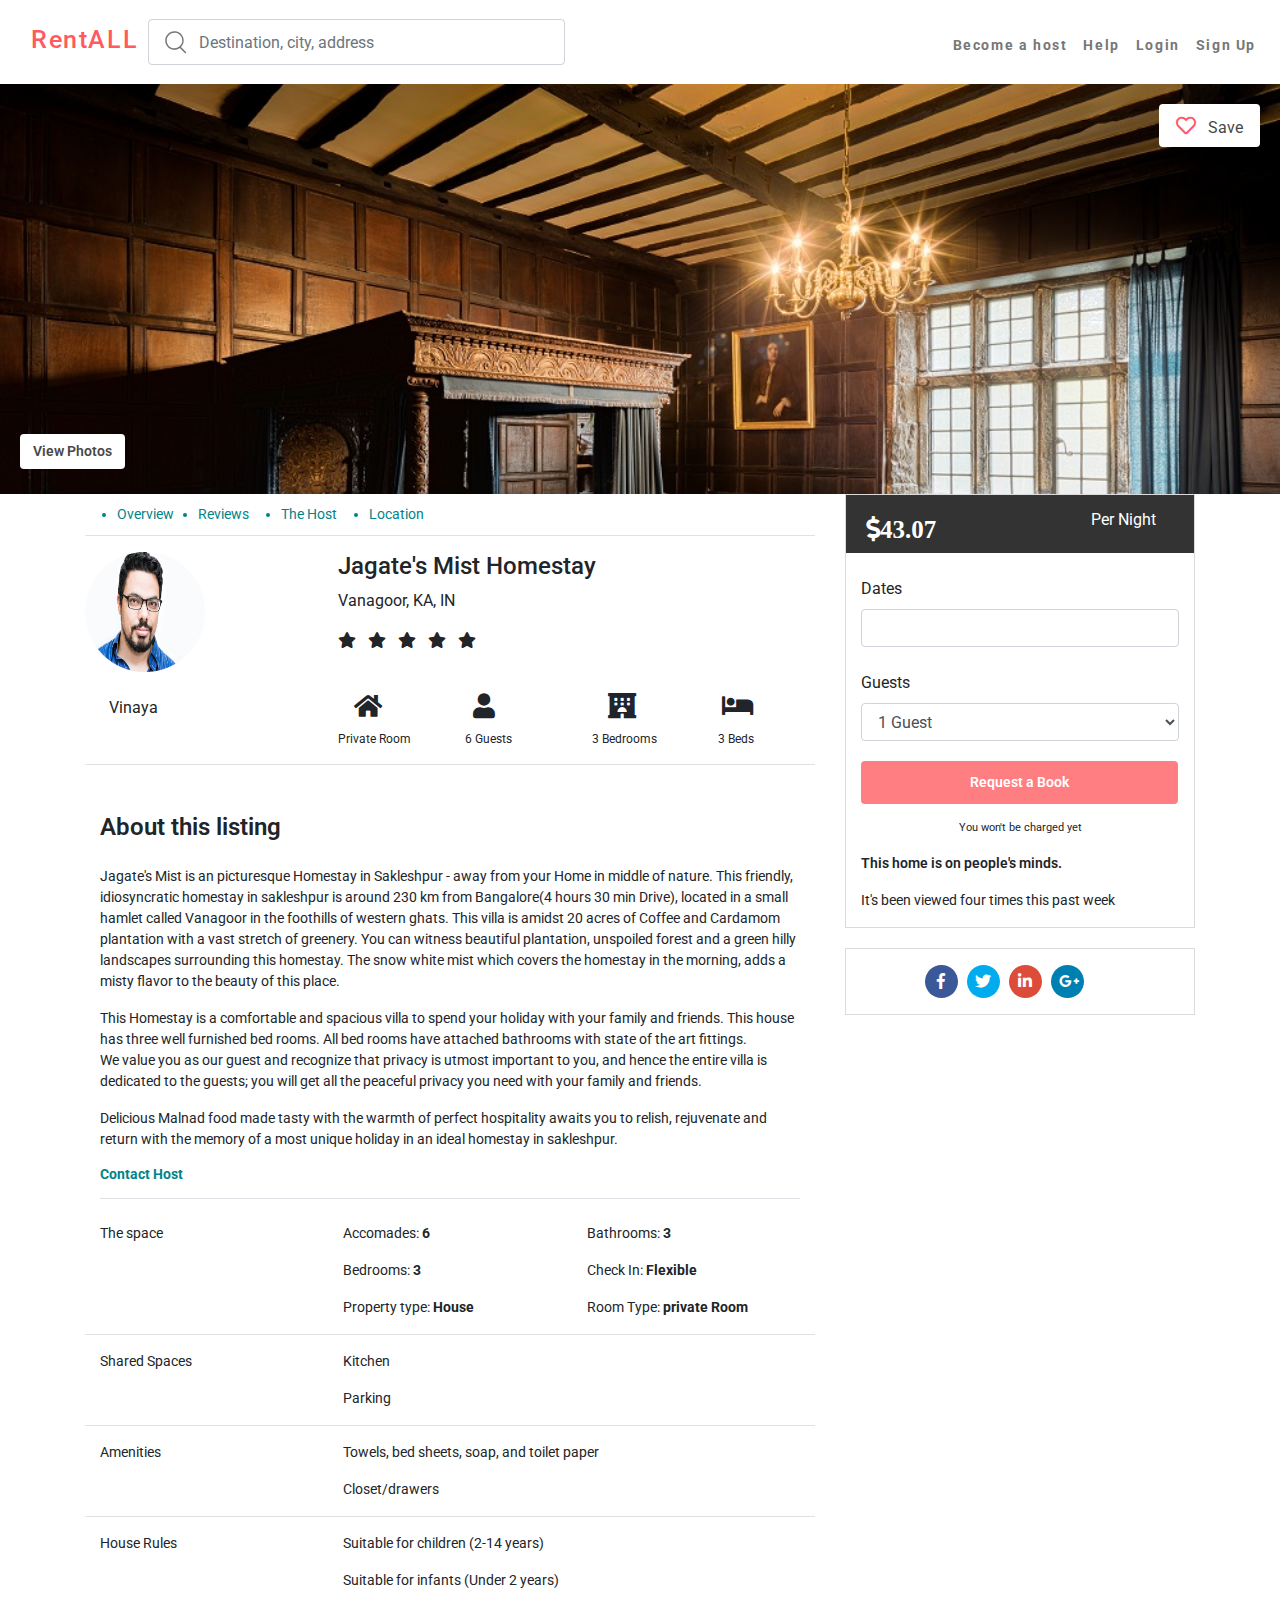
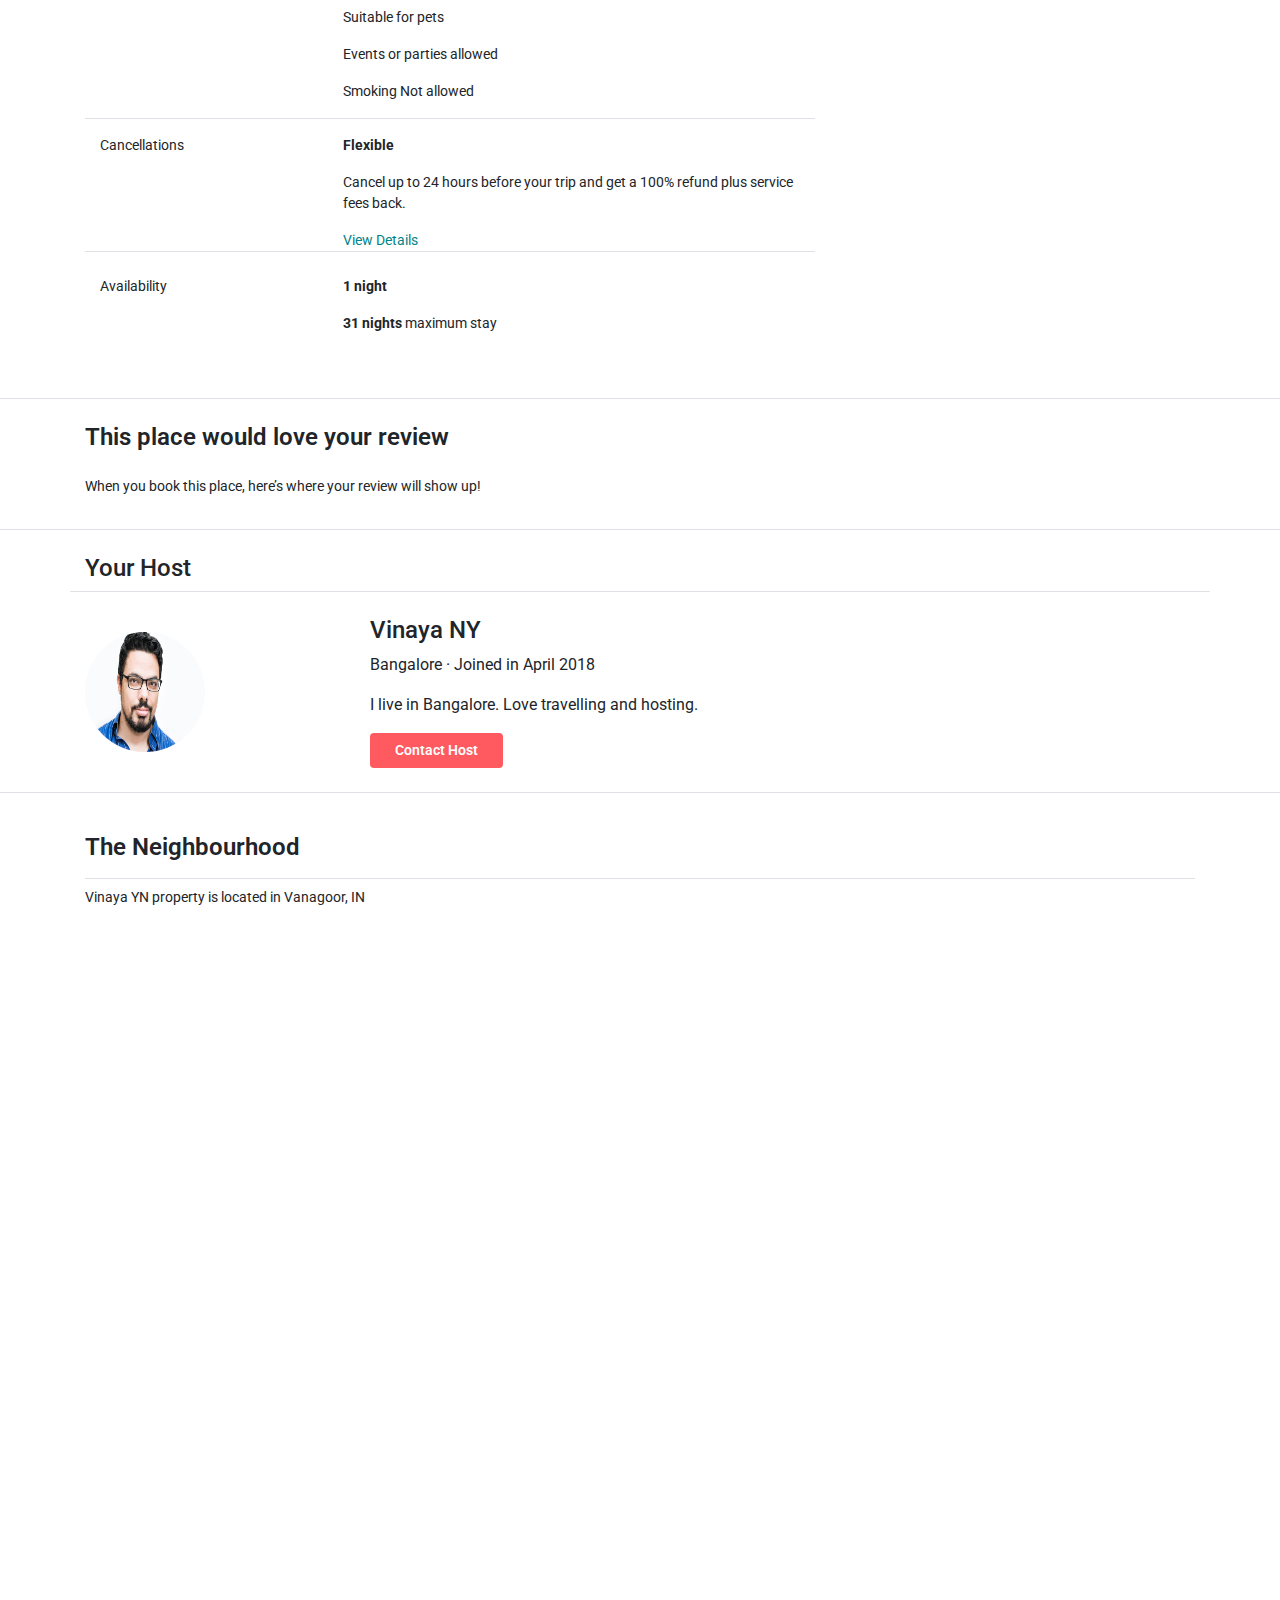
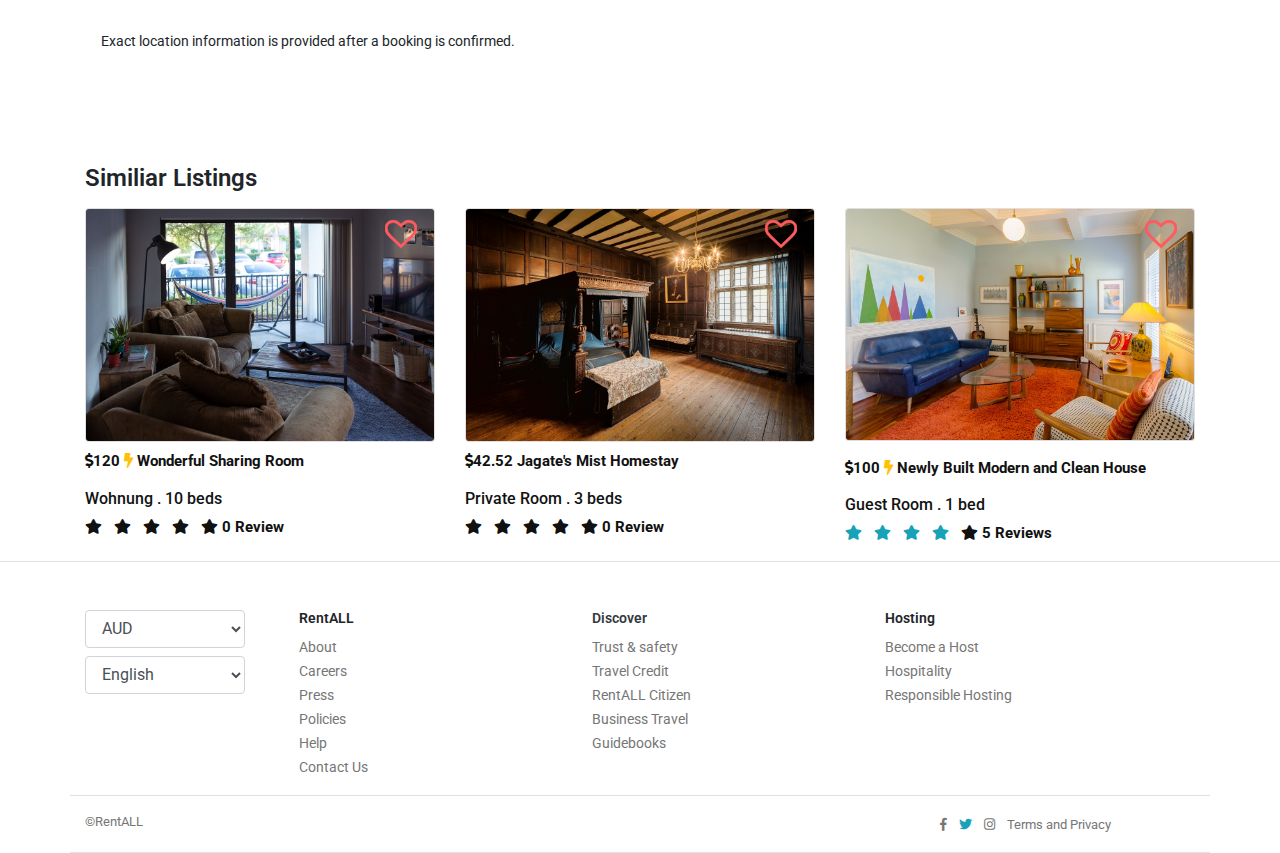
<file: rooms.html>
<!DOCTYPE html>
<html lang="en">
<head>
<meta charset="utf-8">
<meta name="viewport" content="width=device-width, initial-scale=1, shrink-to-fit=no">
<meta http-equiv="X-UA-Compatible" content="ie=edge">
<link rel="icon" href="images/logo.png">
<link rel="stylesheet" href="css/bootstrap.min.css">
<title>Coletting Housing</title>
<link href="https://fonts.googleapis.com/css?family=Roboto:100,300,300i,400,400i,700" rel="stylesheet">
<link rel="stylesheet" href="css/fonts.css">
<link rel="stylesheet" href="css/style.css">
</head>
<!-- Navbar -->
    <body>
<nav class="navbar navbar-expand-xl p-3">
    <a href="index.html" class="navbar-brand l-logo-brand">RentALL</a>
    <button type="button" class="navbar-toggler" data-toggle="collapse" data-target="#nav"><span><i class="fas fa-angle-up ml-auto"></i></span></button>
    <div class="collapse navbar-collapse justify-content-between" id="nav">
        <div>
            <input type="text" class="form-control l-search-text" placeholder="Destination, city, address">
            <svg viewbox="0 0 24 24" role="presentation" aria-hidden="true" focusable="false" class="l-search-button" style="height:24px;fill:#767676"><path d="m10.4 18.2c-4.2-.6-7.2-4.5-6.6-8.8.6-4.2 4.5-7.2 8.8-6.6 4.2.6 7.2 4.5 6.6 8.8-.6 4.2-4.6 7.2-8.8 6.6m12.6 3.8-5-5c1.4-1.4 2.3-3.1 2.6-5.2.7-5.1-2.8-9.7-7.8-10.5-5-.7-9.7 2.8-10.5 7.9-.7 5.1 2.8 9.7 7.8 10.5 2.5.4 4.9-.3 6.7-1.7v.1l5 5c .3.3.8.3 1.1 0s .4-.8.1-1.1"></path></svg>
        </div>
    <ul class="navbar-nav">
        <li class="nav-item"><a class="nav-link pt-3 l-nav-text" href="#">Become a host</a></li>
        <li class="nav-item"><a class="nav-link pt-3 l-nav-text" href="#">Help</a></li>
        <li class="nav-item"><a class="nav-link pt-3 l-nav-text" href="#" data-toggle="modal" data-target="#log-in">Login</a></li>
        <li class="nav-item"><a class="nav-link pt-3 l-nav-text" href="#" data-toggle="modal" data-target="#sign-up">Sign Up</a></li>
    </ul>
</div>
</nav>
<!-- End of Navbar -->

<!-- Signup modal -->
<div class="modal fade" id="sign-up">
  <div class="modal-dialog">
    <div class="modal-content">
      <div class="modal-header">
        <h5 class="modal-title">Sign Up</h5>
        <button type="button" class="close" data-dismiss="modal">&times;</button>
      </div>
      <div class="modal-body">
        <p class="text-center">Sign up with <a href="#">Facebook</a> or <a href="#">Google</a></p>
        <p class="text-center"> or </p>
        <form action="" id="signupform" method="">
            <div class="form-group">
                <input type="text" name="firstname" class="signup-form form-control" placeholder="First name">
            </div>
            <div class="form-group">
                <input type="text" name="lastname" class="signup-form form-control" placeholder="Last name">
            </div> 
            <div class="form-group">
                <input type="email" name="email" class="signup-form form-control" placeholder="Email Address">
            </div>
            <div class="form-group">
                <input type="password" name="password" class="signup-form form-control" placeholder="Password">
            </div>
            <label class="birthmonth select-label">BirthDay</label>
            <div class="mb-3">
                <select name="Month" class="l-month mb-2">
                    <option value="">Month</option>
                    <option value="0">1</option>
                    <option value="0">2</option>
                    <option value="0">3</option>
                    <option value="0">4</option>
                    <option value="0">5</option>
                    <option value="0">6</option>
                    <option value="0">7</option>
                    <option value="0">8</option>
                    <option value="0">9</option>
                    <option value="0">10</option>
                    <option value="0">11</option>
                    <option value="0">12</option>
                </select>
                <select class="l-birthday" name="Day">
        <option value="">Day</option>
            <option value="1">1</option>
            <option value="2">2</option>
            <option value="3">3</option>
            <option value="4">4</option>
            <option value="5">5</option>
            <option value="6">6</option>
            <option value="7">7</option>
            <option value="8">8</option>
            <option value="9">9</option>
            <option value="10">10</option>
            <option value="11">11</option>
            <option value="12">12</option>
            <option value="13">13</option>
            <option value="14">14</option>
            <option value="15">15</option>
            <option value="16">16</option>
            <option value="17">17</option>
            <option value="18">18</option>
            <option value="19">19</option>
            <option value="20">20</option>
            <option value="21">21</option>
            <option value="22">22</option>
            <option value="23">23</option>
            <option value="24">24</option>
            <option value="25">25</option>
            <option value="26">26</option>
            <option value="27">27</option>
            <option value="28">28</option>
            <option value="29">29</option>
            <option value="30">30</option>
            <option value="31">31</option>
                </select>
                <select class="l-month" name="Year">
            <option value="">Year</option>
        <option value="2019">2019</option>
        <option value="2018">2018</option>
        <option value="2017">2017</option>
        <option value="2016">2016</option>
        <option value="2015">2015</option>
        <option value="2014">2014</option>
        <option value="2013">2013</option>
        <option value="2012">2012</option>
        <option value="2011">2011</option>
        <option value="2010">2010</option>
        <option value="2009">2009</option>
        <option value="2008">2008</option>
        <option value="2007">2007</option>
        <option value="2006">2006</option>
        <option value="2005">2005</option>
        <option value="2004">2004</option>
        <option value="2003">2003</option>
        <option value="2002">2002</option>
        <option value="2001">2001</option>
        <option value="2000">2000</option>
        <option value="1999">1999</option>
        <option value="1998">1998</option>
        <option value="1997">1997</option>
        <option value="1996">1996</option>
        <option value="1995">1995</option>
        <option value="1994">1994</option>
        <option value="1993">1993</option>
        <option value="1992">1992</option>
        <option value="1991">1991</option>
        <option value="1990">1990</option>
        <option value="1989">1989</option>
        <option value="1988">1988</option>
        <option value="1987">1987</option>
        <option value="1986">1986</option>
        <option value="1985">1985</option>
        <option value="1984">1984</option>
        <option value="1983">1983</option>
        <option value="1982">1982</option>
        <option value="1981">1981</option>
        <option value="1980">1980</option>
        <option value="1979">1979</option>
        <option value="1978">1978</option>
        <option value="1977">1977</option>
        <option value="1976">1976</option>
        <option value="1975">1975</option>
        <option value="1974">1974</option>
        <option value="1973">1973</option>
        <option value="1972">1972</option>
        <option value="1971">1971</option>
        <option value="1970">1970</option>
        <option value="1969">1969</option>
        <option value="1968">1968</option>
        <option value="1967">1967</option>
        <option value="1966">1966</option>
        <option value="1965">1965</option>
        <option value="1964">1964</option>
        <option value="1963">1963</option>
        <option value="1962">1962</option>
        <option value="1961">1961</option>
        <option value="1960">1960</option>
        <option value="1959">1959</option>
        <option value="1958">1958</option>
        <option value="1957">1957</option>
        <option value="1956">1956</option>
        <option value="1955">1955</option>
        <option value="1954">1954</option>
        <option value="1953">1953</option>
        <option value="1952">1952</option>
        <option value="1951">1951</option>
        <option value="1950">1950</option>
        <option value="1949">1949</option>
        <option value="1948">1948</option>
        <option value="1947">1947</option>
        <option value="1946">1946</option>
        <option value="1945">1945</option>
        <option value="1944">1944</option>
        <option value="1943">1943</option>
        <option value="1942">1942</option>
        <option value="1941">1941</option>
        <option value="1940">1940</option>
        <option value="1939">1939</option>
        <option value="1938">1938</option>
        <option value="1937">1937</option>
        <option value="1936">1936</option>
        <option value="1935">1935</option>
        <option value="1934">1934</option>
        <option value="1933">1933</option>
        <option value="1932">1932</option>
        <option value="1931">1931</option>
        <option value="1930">1930</option>
        <option value="1929">1929</option>
        <option value="1928">1928</option>
        <option value="1927">1927</option>
        <option value="1926">1926</option>
        <option value="1925">1925</option>
        <option value="1924">1924</option>
        <option value="1923">1923</option>
        <option value="1922">1922</option>
        <option value="1921">1921</option>
        <option value="1920">1920</option>
                </select>
            </div>
            <button class="btn btn-block l-signup-button py-3">Sign up</button>
        </form>
        <p class="l-signup-paragraph">By signing up, I agree to <span class="text-info">Terms of service</span></p>
      </div>
      <div class="row">
          <div class="col-md-7 pt-2">
            <h5 class="text-info l-signup-account pl-2">Already have an account?</h5>
          </div>
          <div class="col-md-4">
            <button class="btn btn-outline-danger text-danger btn-block mb-4 l-signup-button-submit" type="submit">Login</button>
          </div>
        </div>
    </div>
  </div>
</div>
<!-- End of Signup modal -->

<!-- Login modal -->
<div class="modal fade" id="log-in">
        <div class="modal-dialog">
          <div class="modal-content">
            <div class="modal-header">
              <h5 class="modal-title">Login</h5>
              <button type="button" class="close" data-dismiss="modal">&times;</button>
            </div>
            <div class="modal-body">
              <button class="btn btn-control btn-block l-facebook-button p-4 mt-4 text-white"><i class="fab fa-facebook-f pr-5 text-white"></i> Login with Facebook</button>
              <button class="btn btn-control btn-block l-google-button p-4 text-white"><i class="fab fa-google-plus-g pr-5 text-white"></i> Login with Google</button>
              <p class="text-center mt-3">or</p>
              <form action="" id="loginform" method="">
                  <div class="form-group">
                    <input type="email" name="email" class="form-control" placeholder="Email address">
                  </div>
                  <div class="form-group">
                    <input type="text" name="password1" class="form-control" placeholder="Password">
                  </div>
                  <button class="btn btn-control btn-block p-4 l-login-button">Login</button>
                </form>
                <div class="text-center mt-3 border-bottom pb-3 l-login-text-row">
                  <a href="#" class="l-login-text">Can't Login?</a>
                </div>
                <div class="row mt-4">
                    <div class="col-md-6 pt-2">
                      <h5 class="text-info l-login-account">Don't have an account?</h5>
                    </div>
                    <div class="col-md-6">
                      <button class="btn btn-outline-danger text-danger btn-block mb-4 l-login-button-submit" type="submit">Login</button>
                    </div>
                  </div>
            </div>
          </div>
        </div>
      </div>
      <!-- End of Login modal -->

<!-- Banner -->
<section class="l-banner-image">
    <div class="container-fluid">
        <div class="row justify-content-between">
            <div>
                <button class="btn btn-control l-photo-button-1">View Photos</button>
            </div>
            <div class="">
                <button class="btn btn-control l-photo-button-2"><i class="far fa-heart l-photo-heart pr-2"></i> Save</button>
            </div>
        </div>
    </div>
</section>
<!-- End of Banner -->

<!-- Overview Section -->
<section class="mb-5">
    <div class="container">
        <div class="row">
            <div class="col-lg-8">
                <ul class="nav px-4 border-bottom l-overview-items">
                    <li class="l-overview-text mx-2">Overview</li>
                    <li class="l-overview-text mx-3">Reviews</li>
                    <li class="l-overview-text mx-3">The Host</li>
                    <li class="l-overview-text mx-3">Location</li>
                </ul>
                <div class="row">
                <div class="col-lg-4 col-sm-6">
                <a href="#"><img src="images/host1.jpg" class="rounded-circle mt-3" width="120" height="120"></a>
                <p class="pt-4 pl-4">Vinaya</p>
            </div>
            <div class="col-md-8 col-md-6">
                <h4 class="mt-3">Jagate's Mist Homestay</h4>
                <p>Vanagoor, KA, IN</p>
                <ul class="list-inline">
                    <li class="list-inline-item"><i class="fas fa-star"></i></li>
                    <li class="list-inline-item"><i class="fas fa-star"></i></li>
                    <li class="list-inline-item"><i class="fas fa-star"></i></li>
                    <li class="list-inline-item"><i class="fas fa-star"></i></li>
                    <li class="list-inline-item"><i class="fas fa-star"></i></li>
                </ul>
                <div class="row pt-4">
                    <div class="col">
                        <i class="fas fa-home l-rooms-icon pl-3"></i>
                        <p class="l-rooms-text pt-2">Private Room</p>
                    </div>
                    <div class="col">
                        <i class="fas fa-user l-rooms-icon pl-2"></i>
                        <p class="l-rooms-text pt-2">6 Guests</p>
                    </div>
                    <div class="col">
                        <i class="fas fa-hotel l-rooms-icon pl-3"></i>
                        <p class="l-rooms-text pt-2">3 Bedrooms</p>
                    </div>
                    <div class="col">
                        <i class="fas fa-bed l-rooms-icon pl-1"></i>
                        <p class="l-rooms-text pt-2">3 Beds</p>
                    </div>
                </div>
                
            </div>
        </div>

        <div class="container border-top">
            <h4 class="mt-5 mb-4 l-form-listing-heading">About this listing</h4>
            <p class="l-form-listing">Jagate's Mist is an picturesque Homestay in Sakleshpur - away from your Home in middle of nature. This friendly, idiosyncratic homestay in sakleshpur is around 230 km from Bangalore(4 hours 30 min Drive), located in a small hamlet called Vanagoor in the foothills of western ghats. This villa is amidst 20 acres of Coffee and Cardamom plantation with a vast stretch of greenery. You can witness beautiful plantation, unspoiled forest and a green hilly landscapes surrounding this homestay. The snow white mist which covers the homestay in the morning, adds a misty flavor to the beauty of this place.</p>
                <p class="l-form-listing">This Homestay is a comfortable and spacious villa to spend your holiday with your family and friends. This house has three well furnished bed rooms. All bed rooms have attached bathrooms with state of the art fittings. 
                </br> We value you as our guest and recognize that privacy is utmost important to you, and hence the entire villa is dedicated to the guests; you will get all the peaceful privacy you need with your family and friends.</p>
                <p class="l-form-listing">Delicious Malnad food made tasty with the warmth of perfect hospitality awaits you to relish, rejuvenate and return with the memory of a most unique holiday in an ideal homestay in sakleshpur.</p>
        </div>

        <div class="container">
            <h5 class="border-bottom mt-2 pb-3 l-visitors-link l-visitors-amenities"><strong>Contact Host</strong></h5>
            <div class="row border-bottom">
                <div class="col-md-4 pt-3">
                    <p class="l-visitors-amenities">The space</p>
                </div>
                <div class="col-md-4 pt-3 l-visitors-amenities">
                    <p>Accomades: <strong>6</strong></p>
                    <p>Bedrooms: <strong>3</strong></p>
                    <p>Property type: <strong>House</strong></p>
                </div>
                <div class="col-md-4 pt-3 l-visitors-amenities">
                    <p>Bathrooms: <strong>3</strong></p>
                    <p>Check In: <strong>Flexible</strong></p>
                    <p>Room Type: <strong>private Room</strong></p>
                </div>
            </div>
            <div class="row border-bottom">
                <div class="col-md-4 pt-3">
                    <p class="l-visitors-amenities">Shared Spaces</p>
                </div>
                <div class="col-md-4 pt-3">
                    <p class="l-visitors-amenities">Kitchen</p>
                    <p class="l-visitors-amenities">Parking</p>
                </div>
            </div>
            <div class="row border-bottom">
                <div class="col-md-4 pt-3">
                    <p class="l-visitors-amenities">Amenities</p>
                </div>
                <div class="col-md-8 pt-3 l-visitors-amenities">
                    <p>Towels, bed sheets, soap, and toilet paper</p>
                    <p>Closet/drawers</p>
                </div>
            </div>
            <div class="row pt-3 border-bottom">
                <div class="col-md-4 l-visitors-amenities">
                    <p>House Rules</p>
                </div>
                <div class="col-md-8 l-visitors-amenities">
                    <p>Suitable for children (2-14 years)</p>
                    <p>Suitable for infants (Under 2 years)</p>
                    <p>Suitable for pets</p>
                    <p>Events or parties allowed</p>
                    <p>Smoking Not allowed</p>
                </div>
            </div>
            <div class="row pt-3 border-bottom">
                <div class="col-md-4 l-visitors-amenities">
                    <p>Cancellations</p>
                </div>
                <div class="col-md-8 l-visitors-amenities">
                    <p><strong>Flexible</strong></p>
                    <p>Cancel up to 24 hours before your trip and get a 100% refund plus service fees back.</p>
                    <a href="#" class="l-visitors-link">View Details</a>
                </div>
            </div>
            <div class="row pt-4 l-visitors-amenities">
                <div class="col-md-4">
                    <p>Availability</p>
                </div>
                <div class="col-md-4">
                    <p><strong>1 night</strong></p>
                    <p> <strong>31 nights</strong> maximum stay</p>
                </div>
            </div>
        </div>
            </div>
            <div class="col-lg-4">
                <div class="container l-form-container">
                <form class="form-group">
                    <div class="row l-form-heading">
                    <div class="col-md-8">
                        <i class="fas fa-dollar-sign text-white l-form-icon-text pt-3">43.07</i>
                    </div>
                    <div class="col-md-4">
                        <p class="text-white pt-2">Per Night</p>
                    </div>
                </div>
                    <label class="pt-4" for="Dates">Dates</label>
                    <input class="form-control" type="dates">
                    <label class="pt-4" for="">Guests</label>
                    <select name="1 Guests" class="form-control">
                        <option value="">1 Guest</option>
                        <option value="">2 Guests</option>
                        <option value="">3 Guests</option>
                        <option value="">4 Guests</option>
                        <option value="">5 Guests</option>
                    </select>
                    <button class="btn btn-control l-rooms-form-button">Request a Book</button>
                </form>
                <p class="text-center l-form-affirmation">You won't be charged yet</p>
                <p class="l-form-views-1">This home is on people's minds.</p>
                <p class="l-form-views-2">It's been viewed four times this past week</p>
            </div>
            <div class="container l-forms-socialmedia">
            <ul class="m-3 ml-4">
                <a href="#"><li class="list-inline-item"><i class="fab fa-facebook-f l-form-facebook"></i></li></a>
                <a href="#"><li class="list-inline-item"><i class="fab fa-twitter l-form-twitter"></i></li></a>
                <a href="#"><li class="list-inline-item"><i class="fab fa-linkedin-in l-form-linkedin"></i></li></a>
                <a href="#"><li class="list-inline-item"><i class="fab fa-google-plus-g l-form-google"></i></li></a>
            </ul>
            </div>
            </div>
        </div>
    </div>
</section>
<!-- End of Overview Section -->

<!-- Review -->
<section class="border-top border-bottom mb-4">
    <div class="container">
        <h4 class="pt-4 l-form-listing-heading">This place would love your review</h4>
        <p class="py-3 l-visitors-amenities">When you book this place, here’s where your review will show up!</p>
    </div>
</section>
<!-- End of Review -->

<!-- Host -->
<section class="border-bottom">
    <div class="container align-item-center">
        <h4>Your Host</h4>
        <div class="row border-top py-4">
            <div class="col-md-3 col-sm-6">
                <a href="#"><img src="images/host1.jpg" class="rounded-circle mt-3" width="120" height="120"></a>
            </div>
            <div class="col-md-9 col-sm-6">
                <h4>Vinaya NY</h4>
                <p>Bangalore · Joined in April 2018</p>
                <p>I live in Bangalore. Love travelling and hosting.</p>
                <button class="btn text-white px-4 l-host-button-1">Contact Host</button>
            </div>
        </div>
    </div>
</section>
<!-- End of Host -->

<!-- Location section -->
<section class="my-4">
    <div class="container pb-4">
        <h4 class="py-3 l-form-listing-heading border-bottom">The Neighbourhood</h4>
        <p class="l-visitors-amenities">Vinaya YN property is located in Vanagoor, IN</p>
        <div>
        <iframe class="col-xl-12 col-lg-12 col-md-12 col-sm-12 col-xs-12" src="https://www.google.com/maps/embed?pb=!1m14!1m12!1m3!1d8068651.87641677!2d8.674253!3d9.084576!2m3!1f0!2f0!3f0!3m2!1i1024!2i768!4f13.1!5e0!3m2!1sen!2sng!4v1552843557910" height="700" frameborder="0" style="border:0" allowfullscreen></iframe>
            <p class="l-visitors-amenities ml-3">Exact location information is provided after a booking is confirmed.</p>
    </div>
</div>
</section>
<!-- similar listing -->
<section class="border-bottom mb-5">
    <div class="container">
    <h4 class="l-form-listing-heading pt-5">Similiar Listings</h4>
        <div class="row pt-2">
            <div class="col-xl-4 col-lg-4 col-md-6 col-sm-6">
                <a href=""data-toggle="modal" data-target="#log-in">
                    <svg class="icon l-icons-svg" viewBox="0 0 40 40" stroke="#ff5a5f" style="height: 32px;fill: #ff5a5f;"><g><path d="m37.1 13.3q0-1.8-0.4-3.2t-1.3-2.2-1.8-1.3-2.1-0.7-2.2-0.2-2.5 0.6-2.4 1.4-2 1.6-1.3 1.4q-0.4 0.5-1.1 0.5t-1.1-0.5q-0.5-0.6-1.3-1.4t-2-1.6-2.4-1.4-2.5-0.6-2.2 0.2-2.1 0.7-1.8 1.3-1.3 2.2-0.4 3.2q0 3.8 4.1 7.9l13 12.5 12.9-12.4q4.2-4.2 4.2-8z m2.9 0q0 4.9-5.1 10l-13.9 13.4q-0.4 0.4-1 0.4t-1-0.4l-13.9-13.4q-0.2-0.2-0.6-0.6t-1.3-1.4-1.5-2.2-1.2-2.7-0.5-3.1q0-4.9 2.8-7.7t7.9-2.7q1.4 0 2.8 0.4t2.7 1.3 2.1 1.6 1.7 1.5q0.8-0.8 1.7-1.5t2.1-1.6 2.7-1.3 2.8-0.4q5 0 7.9 2.7t2.8 7.7z"></path></g></svg>
                </a>
                <a href="lily.com">
                    <div class="card">
                        <img class="card-img" src="images/card1.jpg">
                    </div>
                    <div class="l-room1-details pt-2">
                        <p><i class="fas fa-dollar-sign"></i>120 <i class="fas fa-bolt fa-small text-warning"></i> Wonderful Sharing Room</p>
                        <h6>Wohnung . 10 beds</h6>
                        <ul class="list-inline">
                            <li class="list-inline-item"><i class="fas fa-star"></i></li>
                            <li class="list-inline-item"><i class="fas fa-star"></i></li>
                            <li class="list-inline-item"><i class="fas fa-star"></i></li>
                            <li class="list-inline-item"><i class="fas fa-star"></i></li>
                            <li class="list-inline-item"><i class="fas fa-star"></i> 0 Review</li>
                        </ul>
                    </div>
                </a>
            </div>
        <div class="col-xl-4 col-lg-4 col-md-6 col-sm-6">
                <a href=""data-toggle="modal" data-target="#log-in">
                    <svg class="icon l-icons-svg" viewBox="0 0 40 40" stroke="#ff5a5f" style="height: 32px;fill: #ff5a5f;"><g><path d="m37.1 13.3q0-1.8-0.4-3.2t-1.3-2.2-1.8-1.3-2.1-0.7-2.2-0.2-2.5 0.6-2.4 1.4-2 1.6-1.3 1.4q-0.4 0.5-1.1 0.5t-1.1-0.5q-0.5-0.6-1.3-1.4t-2-1.6-2.4-1.4-2.5-0.6-2.2 0.2-2.1 0.7-1.8 1.3-1.3 2.2-0.4 3.2q0 3.8 4.1 7.9l13 12.5 12.9-12.4q4.2-4.2 4.2-8z m2.9 0q0 4.9-5.1 10l-13.9 13.4q-0.4 0.4-1 0.4t-1-0.4l-13.9-13.4q-0.2-0.2-0.6-0.6t-1.3-1.4-1.5-2.2-1.2-2.7-0.5-3.1q0-4.9 2.8-7.7t7.9-2.7q1.4 0 2.8 0.4t2.7 1.3 2.1 1.6 1.7 1.5q0.8-0.8 1.7-1.5t2.1-1.6 2.7-1.3 2.8-0.4q5 0 7.9 2.7t2.8 7.7z"></path></g></svg>
                </a>
                <a href="lily.com">
                    <div class="card">
                        <img src="images/card2.jpg" class="card-img">
                    </div>
                <div class="l-room1-details pt-2">
                    <p><i class="fas fa-dollar-sign"></i>42.52 Jagate's Mist Homestay</p>
                    <h6>Private Room . 3 beds</h6>
                    <ul class="list-inline">
                        <li class="list-inline-item"><i class="fas fa-star"></i></li>
                        <li class="list-inline-item"><i class="fas fa-star"></i></li>
                        <li class="list-inline-item"><i class="fas fa-star"></i></li>
                        <li class="list-inline-item"><i class="fas fa-star"></i></li>
                        <li class="list-inline-item"><i class="fas fa-star"></i> 0 Review</li>
                    </ul>
                </div>
                </a>
              </div>
        <div class="col-xl-4 col-lg-4 col-md-6 col-sm-6">
                <a href="" data-toggle="modal" data-target="#log-in">
                        <svg class="icon l-icons-svg" viewBox="0 0 40 40" stroke="#ff5a5f" style="height: 32px;fill: #ff5a5f;"><g><path d="m37.1 13.3q0-1.8-0.4-3.2t-1.3-2.2-1.8-1.3-2.1-0.7-2.2-0.2-2.5 0.6-2.4 1.4-2 1.6-1.3 1.4q-0.4 0.5-1.1 0.5t-1.1-0.5q-0.5-0.6-1.3-1.4t-2-1.6-2.4-1.4-2.5-0.6-2.2 0.2-2.1 0.7-1.8 1.3-1.3 2.2-0.4 3.2q0 3.8 4.1 7.9l13 12.5 12.9-12.4q4.2-4.2 4.2-8z m2.9 0q0 4.9-5.1 10l-13.9 13.4q-0.4 0.4-1 0.4t-1-0.4l-13.9-13.4q-0.2-0.2-0.6-0.6t-1.3-1.4-1.5-2.2-1.2-2.7-0.5-3.1q0-4.9 2.8-7.7t7.9-2.7q1.4 0 2.8 0.4t2.7 1.3 2.1 1.6 1.7 1.5q0.8-0.8 1.7-1.5t2.1-1.6 2.7-1.3 2.8-0.4q5 0 7.9 2.7t2.8 7.7z"></path></g></svg>
                </a>
                <a href="lily.com">
                    <div class="card">
                        <img src="images/card3.jpg" class="card-img">
                    </div>
                    <div class="l-room1-details pt-2">
                            <p class="mt-2 writeup-rooms"><i class="fas fa-dollar-sign"></i>100 <i class="fas fa-bolt fa-small text-warning"></i> Newly Built Modern and Clean House</p>
                            <h6 class="writeup-details">Guest Room . 1 bed</h6>
                        <ul class="list-inline">
                            <li class="list-inline-item"><i class="fas fa-star text-info"></i></li>
                        <li class="list-inline-item"><i class="fas fa-star text-info"></i></li>
                        <li class="list-inline-item"><i class="fas fa-star text-info"></i></li>
                        <li class="list-inline-item"><i class="fas fa-star text-info"></i></li>
                        <li class="list-inline-item"><i class="fas fa-star"></i> 5 Reviews</li>
                        </ul>
                </div>
            </a>
        </div>
    </div>
</div>
</section>
<!-- end of similar -->

<!-- End of Location section -->

<!-- Footer -->
<footer >
    <div class="container border-bottom">
        <div class="row">
            <div class="col-md-2">
                <form>
                    <div>
                    <select name="USD" class="form-control">
                        <option value="">AUD</option>
                        <option value="">BGN</option>
                        <option value="">BRL</option>
                        <option value="">CAD</option>
                        <option value="">CHF</option>
                        <option value="">CNY</option>
                        <option value="">DKK</option>
                        <option value="">EUR</option>
                        <option value="">GBP</option>
                        <option value="">HKD</option>
                        <option value="">HRK</option>
                        <option value="">HUF</option>
                        <option value="">IDR</option>
                        <option value="">ILS</option>
                        <option value="">INR</option>
                        <option value="">JYP</option>
                        <option value="">KRW</option>
                        <option value="">MYR</option>
                        <option value="">NOK</option>
                        <option value="">NZD</option>
                        <option value="">PHP</option>
                        <option value="">PLN</option>
                        <option value="">RON</option>
                        <option value="">RUB</option>
                        <option value="">SEK</option>
                        <option value="">SGD</option>
                        <option value="">THB</option>
                        <option value="">TRY</option>
                        <option value="">USD</option>
                        <option value="">ZAR</option>
                    </select>
                </div>
                <div>
                    <select name="English" class="form-control mt-2 my-2">
                        <option value="">English</option>
                        <option value="">Espanol</option>
                        <option value="">Italiano</option>
                        <option value="">Francias</option>
                        <option value="">Portugues</option>
                    </select>
                </div>
                </form>
            </div>
            <div class="col-lg-3 ml-4">
                <h5 class="l-footer-heading-rooms">RentALL</h5>
                <ul class="list-inline">
                    <li><a class="l-footer-links" href="#">About</a></a></li>
                    <li><a class="l-footer-links" href="#">Careers</a></li>
                    <li><a class="l-footer-links" href="#">Press</a></li>
                    <li><a class="l-footer-links" href="#">Policies</a></li>
                    <li><a class="l-footer-links" href="#">Help</a></li>
                    <li><a class="l-footer-links" href="#">Contact Us</li>
                </ul>
            </div>
            <div class="col-lg-3 ml-2">
                <h5 class="text-dark l-footer-heading-rooms">Discover</h5>
                <ul class="list-inline">
                    <li><a class="l-footer-links" href="#">Trust & safety</a></li>
                    <li><a class="l-footer-links" href="#">Travel Credit</a></li>
                    <li><a class="l-footer-links" href="#">RentALL Citizen</a></li>
                    <li><a class="l-footer-links" href="#">Business Travel</a></li>
                    <li><a class="l-footer-links" href="#">Guidebooks</a></li>
                </ul>
            </div>
            <div class="col-lg-3 ml-2">
                <h5 class="l-footer-heading-rooms">Hosting</h5>
                <ul class="list-inline">
                    <li><a class="l-footer-links" href="#">Become a Host</a></li>
                    <li><a class="l-footer-links" href="#">Hospitality</a></li>
                    <li><a class="l-footer-links" href="#">Responsible Hosting</a></li>
                </ul>
            </div>
        </div>
        <div class="row border-top pt-3">
    <div class="col-lg-9">
            <p class="l-footer-icon-links">&copy;RentALL</p>
        </div>
            <div class="col-lg-3">
                <ul class="list-inline">
                    <li class="list-inline-item"><a class="l-footer-icon-links" href="#"><i class="fab fa-facebook-f"></i></a></li>
                    <li class="list-inline-item"><a class="l-footer-icon-links" href="#"><i class="fab fa-twitter text-info"></i></a></li>
                    <li class="list-inline-item"><a class="l-footer-icon-links" href="#"><i class="fab fa-instagram"></i></a></li>
                    <li class="list-inline-item"><a class="l-footer-icon-links" href="#">Terms and Privacy</a></li>
                </ul>
            </div>
        </div>
    </div>
</footer>
<!-- End of Footer -->



<script src="js/jquery-3.3.1.min.js"></script>
<script src="js/bootstrap.js"></script>
<script src="js/jquery.validate.js"></script>
<script src="js/popper.js"></script>
<script src="js/script.js"></script>
</body>
</html>
</file>
<file: css/style.css>
body{
    overflow-x:hidden;
    font-family: 'Roboto', sans-serif;
    margin:0;
    padding:0;
}

/* navbar */

.navbar{
    font-weight:700;
    font-size:.9rem;
    letter-spacing: .1rem;
    background:transparent;
}
.navbar-brand{
    height:2rem;
}
.l-brand-logo{
    color:#ff5a5f;
}
.l-brand-logo:hover{
    color:#ff5a5f;
}
.l-navbar-nav{
    padding-right:.7rem;
}
.navbar-link{
    color:#fff;
    padding-top:.8rem;
}
.navbar-link:hover{
    color:#fff;
}
/* slider */
.carousel-item{
    height:450px;
    background: center center no-repeat /cover;
}
/* end of slider */
/* end of navbar */

/* jumbotron form */

.l-form-button{
    padding:12px;
    padding-left:30px;
    padding-right:30px;
    background:#ff5a5f;
    font-weight:bold;
    color:white;
}
.l-form-button:hover{
    background:#f38f92;
    color:white;
}
/* Media Queries */
@media screen and (min-width: 600px) {
    .l-caption-details {
      margin-bottom: 50px;
    }
  }

@media screen and (max-width: 800px) {
    .l-caption-details {
      margin-bottom: -30px;
      margin-left:50px;
    }
  }

  @media screen and (min-width: 800px) {
    .l-caption-text {
      font-size:50px;
    }
  }
  
  @media screen and (max-width: 800px) {
    .l-caption-text {
      padding-top:20px;
      font-size:18px;
    }
  }
  
  @media screen and (max-width: 800px) {
    .l-form-items {
        width:340px;
        height:85px;
    }
  }

  @media screen and (max-width: 800px) {
    .l-all-form {
       padding-top:-40px;
    }
  }
  @media screen and (max-width: 800px) {
    .l-all-form {
       padding-top:-40px;
    }
  }
/* End of media queries */

/* end of jumbotron form */

/* recommended and most viewed */
.l-recommended-section{
    margin:0;
    padding:0;
}
.l-seeall-link{
    margin-top:55px;
}
.l-see-all-link{
    color:#111;
}
.l-see-all-link:hover{
    color:#111;
    text-decoration:none;
}
.l-recommended-image{
    width: 360.30px;
    height: 250px;
    display:inline-block;
}
.l-icon{
    position: relative;
    right:20px;
    top: 40px;
    float: right;
    z-index: 30;
}
.l-img-bg{
    width: 350px;
    height: 250px;
}
.l-img-bg> img {
    width: 100%;
    height: 250px;
    position: relative;
    top: -32px;
}
.l-sliding-images{
    height:400px;
}
.l-image-details{
    color:#333;
    font-weight:600;
    font-size:14px;
}
.l-image-details:hover{
    color:#333;
    text-decoration: none;
}
.l-rooms-heading{
    font-weight:700;
}

/* end of recommended and most viewed */

/* Host introduction */
.l-host-button{
    padding:5px;
    background:#ff5a5f;
    outline:none;
    border-radius:5px;
    color:#eee;
    font-weight:600;
    font-size:14px;
}

.l-host-button:hover{
    color:#eee;
    background:#f57c80;
}

.l-host-image{
    width:600px;
    height:400px;
}

.l-host-details{
    margin-top:100px;
    font-weight:600;
}
.l-host-details-paragraph{
    font-weight:500;
    font-size:18px;
}
/* End of Host introduction */

/* footer */
.l-footer-icon{
    padding-left:35px;
    padding-top:50px;
    padding-right:10px;
}

.l-footer-heading{
    font-size:16px;
    font-weight:600;
    padding-top: 50px;
}
.l-footer-text{
    font-size:14px;
}
/* footer */

/* Sign up */

.l-select-label{
    font-weight:600;
    font-size:15px;
    color:#484848;
}
.l-month, .l-birthday{
    padding-right:87px;
    padding-left:5px;
    padding-top:5px; 
    padding-bottom:5px;
    border-radius:3px;
    outline:none;
}
.l-signup-button{
    background:#ff7e82;
    color:#fff;
}
.l-signup-paragraph{
    font-size:12px;
    margin-top:25px;
    padding-bottom:10px;
    color:#484848;
}
.l-signup-button:hover{
    background:#f78d91;
    color:#fff;
}
.l-signup-account{
    font-size:15px;
}
.l-signup-button-submit:hover{
    background:#fff;
}
.login-button:hover{
background:#f7f7f7;
}
.error{
    color:red;
    font-size:14px;
}
/* End of Sign up */

/* Log in */

.l-facebook-button{
    background:#3b5998;
}
.l-google-button{
    background:#dd4b39;
}
.l-login-button{
    background:#ff7e82;
    color:#fff;
}
.l-login-button:hover{
    background:#f78d91;
    color:#fff;
}
.l-login-text{
    font-size:14px;
    color:#008489;
}
.l-login-text:hover{
    font-size:14px;
    color:#008489;
}
.l-login-account{
    font-size:16px;
    color:#008489;
}
.l-login-button-submit:hover{
    background:#fff;
}
/* Room page */

/* Navbar */
.l-logo-brand{
    color:#ff5a5f;
    font-size: 25px;
    font-weight: 500;
    margin-bottom:20px;
    padding-left:15px;
    margin-right:10px;
}
.l-logo-brand:hover{
    color:#ff5a5f;
}
  .l-search-text{
    padding-left:50px;
    margin-right:150px;
    box-shadow:none !important;
    padding-top:22px;
    padding-bottom:22px;
  }
  .l-search-button{
      position: absolute;
      margin-top:-35px;
      margin-left:15px;
  }
.l-nav-text{
    color:#777;
}
.l-nav-text:hover{
    color:#777;
}
  /* End of Navbar */

  /* Rooms banner */
  .l-banner-image{
      background-image:url(../images/card2.jpg);
      background-size:cover;
      height:410px;
      width:auto;
  }
  .l-photo-button-1{
      margin-left:20px;
      margin-top:350px;
      background:#fff;
      color:#484848;
      font-size:14px;
      font-weight:600;
  }
  .l-photo-button-2{
      margin-right:20px;
      margin-top:20px;
      background:#fff;
      padding-left:16px;
      padding-right:16px;
      color:#484848;
  }
  .l-photo-heart{
      color:#ff5a5f;
      font-size:20px;
      margin-top: 5px;
  }
  /* End of Rooms banner */

  /* Overview section */
  .l-overview-items{
      padding-bottom:15px;
      color:#008489;
      padding:10px;
      font-size:14px;
  }
  .l-overview-text{
    list-style: disc;
  }
  .l-rooms-icon{
      font-size:25px;
  }
  .l-rooms-text{
      font-size:12px;
  }
  .l-form-container{
    border:1px solid #dbdbdb;
  }
  .l-rooms-form-button{
      margin-top:20px;
      padding:10px 108px 10px 108px;
      color:#fff;
      background:#ff7e82;
      font-size:14px;
      font-weight:600;
  }
  .l-rooms-form-button:hover{
      color:#fff;
      background: #f78d91;
  }
  .l-form-heading{
      background:#333;
      padding:5px;
  }
  .l-form-icon-text{
    font-size:25px;
  }
  .l-form-affirmation{
      font-size:11px;
  }
  .l-form-views-1{
      font-size:14px;
      font-weight:600;
  }
  .l-form-views-2{
      font-size:14px;
  }
  .l-forms-socialmedia{
      margin-top:20px;
      border:1px solid #dbdbdb;
  }
  .l-form-facebook{
      padding-left:12px;
      padding-top:8px;
      width:33px;
      height:33px;
      border-radius:50px;
      color:#fff;
      background:rgb(59, 89, 152);
  }
  .l-form-twitter{
    padding-left:8px;
    padding-top:8px;
    width:33px;
    height:33px;
    border-radius:50px;
    color:#fff;
    background:rgb(0, 172, 237);
    margin-left:5px;
}
.l-form-linkedin{
    padding-left:9px;
    padding-top:8px;
    width:33px;
    height:33px;
    border-radius:50px;
    color:#fff;
    background:rgb(221, 75, 57);
    margin-left:5px;
}
.l-form-google{
    padding-left:8px;
    padding-top:8px;
    width:33px;
    height:33px;
    border-radius:50px;
    color:#fff;
    background:rgb(0, 127, 177);
    margin-left:5px;
}
.l-form-listing-heading{
font-weight:600;
}
.l-form-listing{
    font-size:14px;
}
.l-visitors-amenities{
    font-size: 14px;
}
.l-visitors-link{
    color:#008489;
}
.l-visitors-link:hover{
    color:#008489;
    text-decoration:none;
}
  /* End of Overview section */

  /* Host section */

  .l-host-button-1{
      background:#ff5a5f;
      font-size:14px;
      font-weight:600;
  }
  .l-host-button-1:hover{
    background:#fd7478;
  }
  /* End of Host section */
/* location */
.l-icons-svg{
    position:absolute;
    z-index:10;
    margin-left:300px;
    margin-top:10px;
}

.l-room1-details{
    color:#111;
    font-size:15px;
    font-weight:700;
}
.l-room1-details:hover{
    text-decoration:none !important;
}
/* location */

  /* rooms footer */
  .l-footer-links{
      color:#767676;
      font-size:14px;
  }
  .l-footer-links:hover{
      color:#767676;
      text-decoration:none; 
  }
  .l-footer-heading-rooms{
      font-size:14px;
      font-weight:600;
      text-decoration: none;
  }
  .l-footer-icon-links{
      font-size:13px;
      color:#767676;
  }
  .l-footer-icon-links:hover{
    color:#767676;
    text-decoration:none;
  }
  /* End of rooms footer */
</file>
